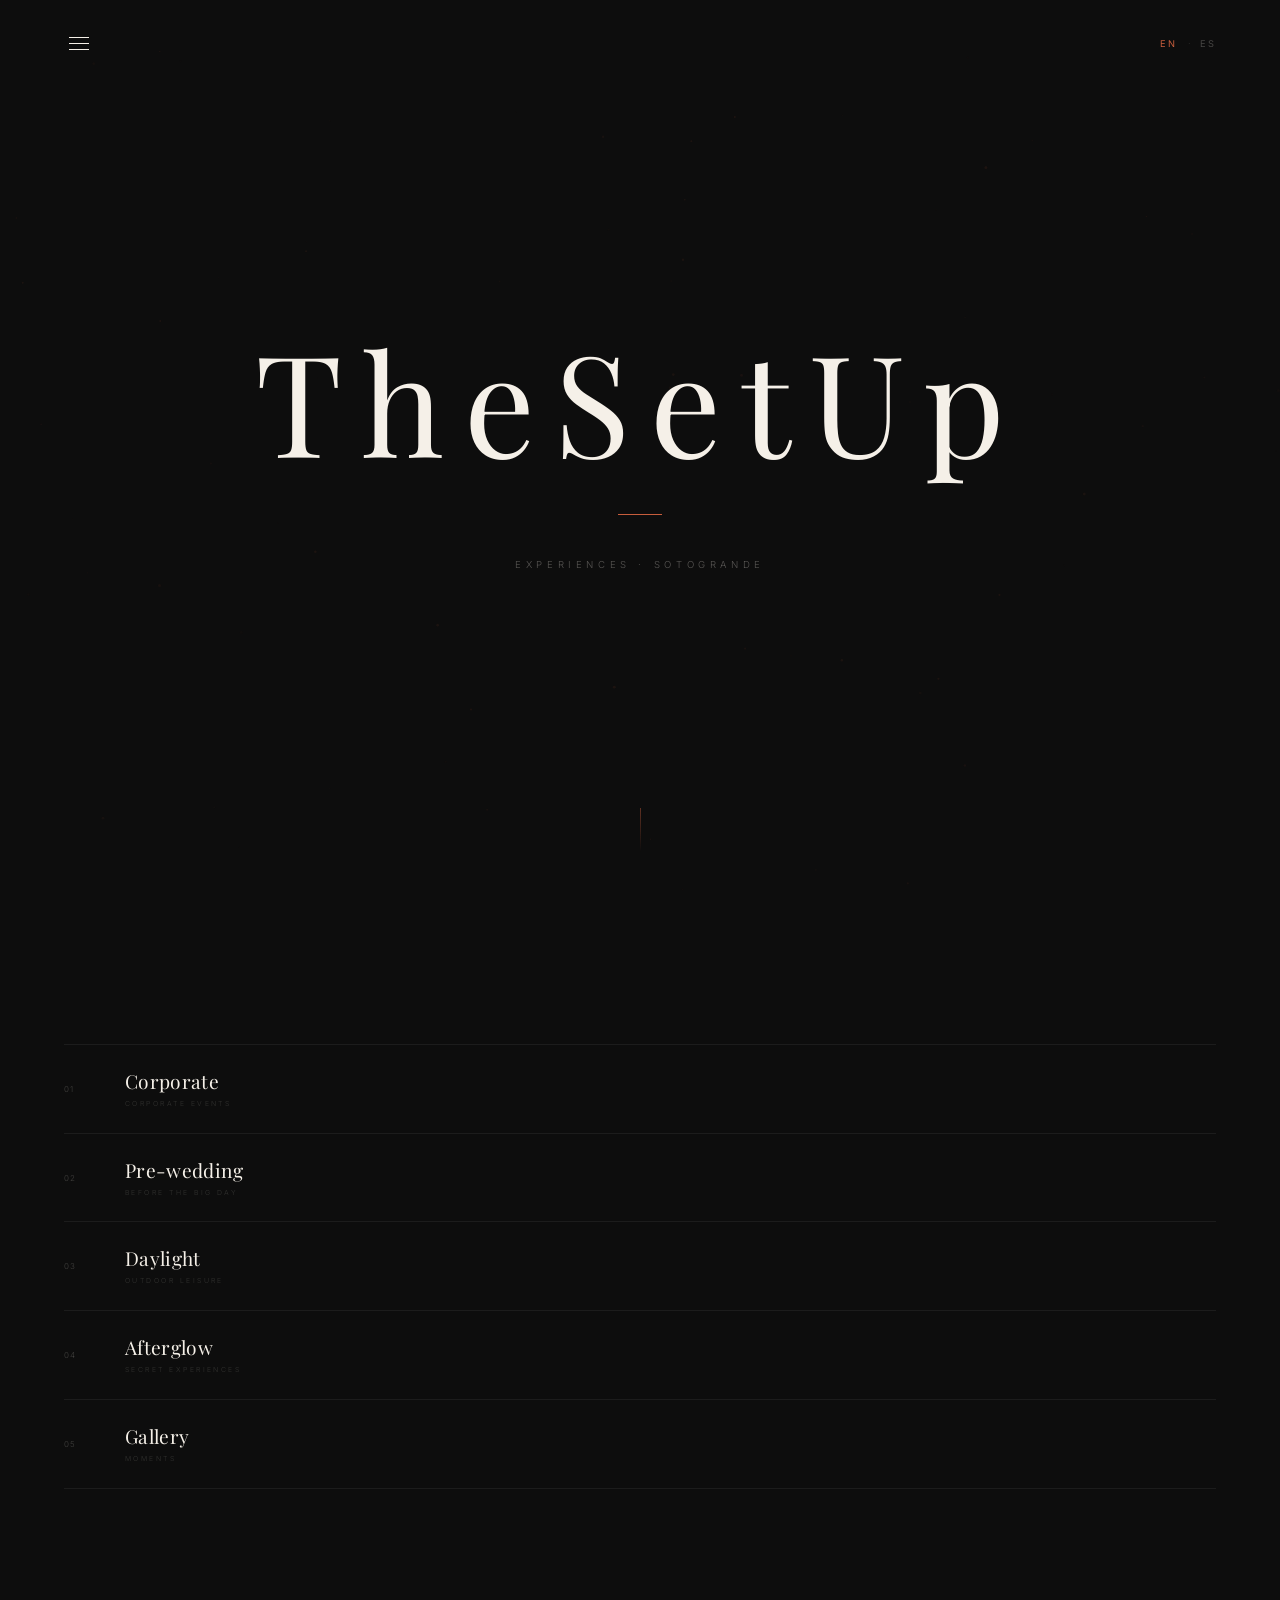
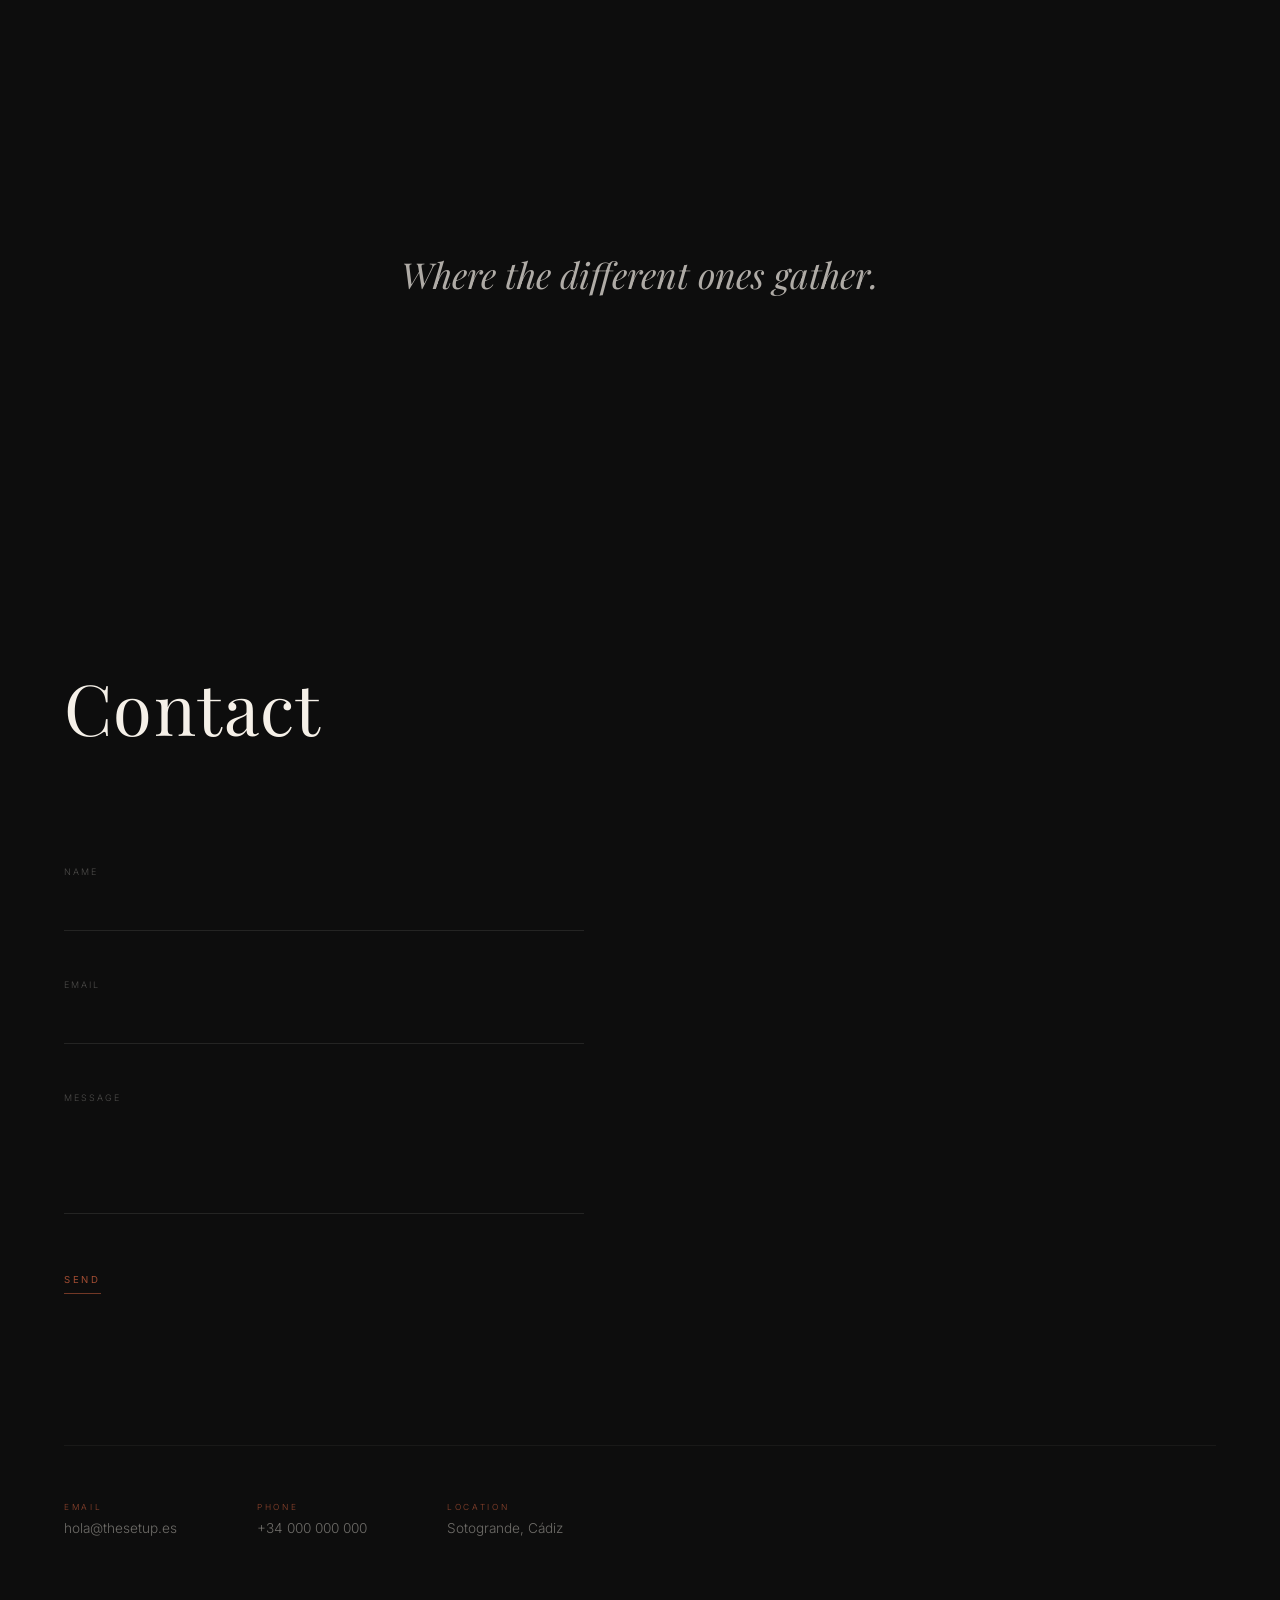
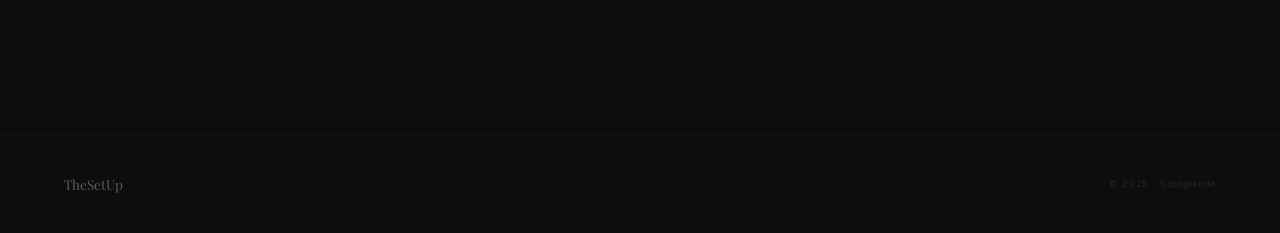
<file: index.html>
<!DOCTYPE html>
<html lang="en">
<head>
  <meta charset="UTF-8">
  <meta name="viewport" content="width=device-width, initial-scale=1.0">
  <title>TheSetUp · Sotogrande</title>
  <meta name="description" content="Creative experiences studio. Sotogrande.">
  <link rel="preconnect" href="https://fonts.googleapis.com">
  <link rel="preconnect" href="https://fonts.gstatic.com" crossorigin>
  <link href="https://fonts.googleapis.com/css2?family=Playfair+Display:ital,wght@0,400;0,700;0,900;1,400;1,700&family=Inter:wght@300;400&display=swap" rel="stylesheet">
  <link rel="stylesheet" href="styles.css">

  <style>
    /* ── HERO ─────────────────────────────────────────── */
    #hero {
      height: 100svh;
      display: flex;
      flex-direction: column;
      align-items: center;
      justify-content: center;
      text-align: center;
      padding: 0 5vw;
      position: relative;
    }

    .hero-title {
      font-family: 'Playfair Display', serif;
      font-size: clamp(4rem, 11vw, 14rem);
      font-weight: 400;
      letter-spacing: .14em;
      line-height: 1;
      opacity: 0;
      animation: fadeIn 2s .3s ease forwards;
    }

    .hero-rule {
      width: 44px;
      height: 1px;
      background: var(--tc);
      margin: 2.75rem auto;
      opacity: 0;
      animation: fadeIn 1s .9s ease forwards;
    }

    .hero-sub {
      font-size: .6rem;
      letter-spacing: .48em;
      text-transform: uppercase;
      color: rgba(245,240,232,.32);
      opacity: 0;
      animation: fadeIn 1s 1.25s ease forwards;
    }

    .scroll-cue {
      position: absolute;
      bottom: 3rem;
      left: 50%;
      transform: translateX(-50%);
      display: flex;
      flex-direction: column;
      align-items: center;
      gap: .4rem;
      opacity: 0;
      animation: fadeIn .8s 2.2s ease forwards;
    }

    .scroll-cue-line {
      width: 1px;
      height: 44px;
      background: linear-gradient(to bottom, rgba(199,93,60,.45), transparent);
      animation: pulse 2.8s ease infinite;
    }

    /* ── DOORS LIST ───────────────────────────────────── */
    #doors {
      padding: 16vh 5vw 18vh;
      position: relative;
      z-index: 1;
    }

    .doors-list {
      border-bottom: 1px solid #1c1c1c;
    }

    .door {
      display: flex;
      align-items: center;
      gap: 1.8rem;
      padding: 1.55rem 0;
      text-decoration: none;
      border-top: 1px solid #1c1c1c;
      transition: transform .4s ease;
    }

    .door:hover,
    .door:focus-visible { transform: translateX(8px); }

    .door-n {
      flex: 0 0 2rem;
      font-family: 'Inter', sans-serif;
      font-size: .5rem;
      letter-spacing: .18em;
      color: rgba(245,240,232,.22);
      font-weight: 300;
      transition: color .4s ease;
    }

    .door-body { flex: 1; min-width: 0; }

    .door-title {
      font-family: 'Playfair Display', serif;
      font-size: 1.2rem;
      font-weight: 400;
      color: var(--fg);
      letter-spacing: .02em;
      line-height: 1.2;
      display: block;
      transition: color .4s ease;
    }

    .door-sub {
      display: block;
      margin-top: .38rem;
      font-family: 'Inter', sans-serif;
      font-size: .43rem;
      letter-spacing: .36em;
      text-transform: uppercase;
      color: rgba(245,240,232,.16);
      font-weight: 300;
      transition: color .4s ease;
    }

    .door-arrow {
      flex: 0 0 auto;
      font-size: .85rem;
      color: var(--tc);
      opacity: 0;
      transform: translateX(-6px);
      transition: opacity .4s ease, transform .4s ease;
    }

    .door:hover .door-n,
    .door:focus-visible .door-n { color: var(--tc); }

    .door:hover .door-title,
    .door:focus-visible .door-title { color: var(--tc); }

    .door:hover .door-sub,
    .door:focus-visible .door-sub { color: rgba(199,93,60,.62); }

    .door:hover .door-arrow,
    .door:focus-visible .door-arrow { opacity: 1; transform: translateX(0); }

    .door:focus-visible {
      outline: 1px solid rgba(199,93,60,.2);
      outline-offset: 4px;
    }

    @media (max-width: 640px) {
      #doors { padding: 12vh 5vw 14vh; }
      .door  { padding: 1.3rem 0; gap: 1.2rem; }
    }
  </style>
</head>
<body>

<canvas id="cvs" aria-hidden="true"></canvas>

<!-- ── HEADER ──────────────────────────────────────────── -->
<header>
  <button class="nav-toggle" id="navToggle" aria-label="Menu" aria-expanded="false" aria-controls="sideNav">
    <span class="burger-bar"></span>
    <span class="burger-bar"></span>
    <span class="burger-bar"></span>
  </button>
  <a href="index.html" class="wordmark" id="wm" style="opacity:0" aria-label="TheSetUp — inicio">TheSetUp</a>
  <nav class="lang" aria-label="Language / Idioma">
    <button class="lang-btn on" data-lang="en" aria-label="Switch to English" aria-pressed="true">EN</button>
    <span class="lang-sep" aria-hidden="true">·</span>
    <button class="lang-btn" data-lang="es" aria-label="Cambiar a español" aria-pressed="false">ES</button>
  </nav>
</header>

<!-- ── NAV SCRIM + SIDE PANEL ──────────────────────────── -->
<div class="nav-scrim" id="navScrim" aria-hidden="true"></div>
<nav class="side-nav" id="sideNav" aria-label="Main navigation" aria-hidden="true">
  <ul class="snav-list">
    <li class="snav-item">
      <a href="corporativo.html" class="snav-link">
        <span class="snav-n" aria-hidden="true">01</span>
        <span class="snav-title" data-en="Corporate" data-es="Corporativo">Corporate</span>
      </a>
    </li>
    <li class="snav-item">
      <a href="prebodas.html" class="snav-link">
        <span class="snav-n" aria-hidden="true">02</span>
        <span class="snav-title" data-en="Pre-wedding" data-es="Pre bodas">Pre-wedding</span>
      </a>
    </li>
    <li class="snav-item">
      <a href="daylight.html" class="snav-link">
        <span class="snav-n" aria-hidden="true">03</span>
        <span class="snav-title">Daylight</span>
      </a>
    </li>
    <li class="snav-item">
      <a href="afterglow.html" class="snav-link">
        <span class="snav-n" aria-hidden="true">04</span>
        <span class="snav-title">Afterglow</span>
      </a>
    </li>
    <li class="snav-item">
      <a href="galeria.html" class="snav-link">
        <span class="snav-n" aria-hidden="true">05</span>
        <span class="snav-title" data-en="Gallery" data-es="Galería">Gallery</span>
      </a>
    </li>
  </ul>
  <div class="snav-footer">
    <a href="index.html" class="snav-foot-link" data-en="Home" data-es="Inicio">Home</a>
    <span class="snav-foot-sep" aria-hidden="true">·</span>
    <a href="index.html#contact" class="snav-foot-link" data-en="Contact" data-es="Contacto">Contact</a>
  </div>
</nav>

<!-- ── HERO ────────────────────────────────────────────── -->
<section id="hero" aria-label="TheSetUp">
  <h1 class="hero-title">TheSetUp</h1>
  <div class="hero-rule" aria-hidden="true"></div>
  <p class="hero-sub"
     data-en="Experiences · Sotogrande"
     data-es="Experiencias · Sotogrande">Experiences · Sotogrande</p>
  <div class="scroll-cue" aria-hidden="true">
    <div class="scroll-cue-line"></div>
  </div>
</section>

<!-- ── DOORS ───────────────────────────────────────────── -->
<section id="doors" aria-label="Experiencias">
  <div class="doors-list">

    <a href="corporativo.html" class="door rv">
      <span class="door-n" aria-hidden="true">01</span>
      <div class="door-body">
        <span class="door-title"
              data-en="Corporate"
              data-es="Corporativo">Corporate</span>
        <span class="door-sub"
              data-en="Corporate events"
              data-es="Eventos de empresa">Corporate events</span>
      </div>
      <span class="door-arrow" aria-hidden="true">→</span>
    </a>

    <a href="prebodas.html" class="door rv d1">
      <span class="door-n" aria-hidden="true">02</span>
      <div class="door-body">
        <span class="door-title"
              data-en="Pre-wedding"
              data-es="Pre bodas">Pre-wedding</span>
        <span class="door-sub"
              data-en="Before the big day"
              data-es="Antes del gran día">Before the big day</span>
      </div>
      <span class="door-arrow" aria-hidden="true">→</span>
    </a>

    <a href="daylight.html" class="door rv d2">
      <span class="door-n" aria-hidden="true">03</span>
      <div class="door-body">
        <span class="door-title">Daylight</span>
        <span class="door-sub"
              data-en="Outdoor leisure"
              data-es="Ocio al aire libre">Outdoor leisure</span>
      </div>
      <span class="door-arrow" aria-hidden="true">→</span>
    </a>

    <a href="afterglow.html" class="door rv d3">
      <span class="door-n" aria-hidden="true">04</span>
      <div class="door-body">
        <span class="door-title">Afterglow</span>
        <span class="door-sub"
              data-en="Secret experiences"
              data-es="Experiencias secretas">Secret experiences</span>
      </div>
      <span class="door-arrow" aria-hidden="true">→</span>
    </a>

    <a href="galeria.html" class="door rv d4">
      <span class="door-n" aria-hidden="true">05</span>
      <div class="door-body">
        <span class="door-title"
              data-en="Gallery"
              data-es="Galería">Gallery</span>
        <span class="door-sub"
              data-en="Moments"
              data-es="Momentos">Moments</span>
      </div>
      <span class="door-arrow" aria-hidden="true">→</span>
    </a>

  </div>
</section>

<!-- ── SOTOGRANDE ──────────────────────────────────────── -->
<section id="sotogrande" aria-label="Sotogrande">
  <p class="soto-phrase rv"
     data-en="Where the different ones gather."
     data-es="Donde se reúnen los que buscan algo distinto.">
    Where the different ones gather.
  </p>
</section>

<!-- ── CONTACT ─────────────────────────────────────────── -->
<section id="contact">
  <h2 class="contact-h rv"
      data-en="Contact"
      data-es="Contacto">Contact</h2>

  <form class="cform rv d1" id="cform" novalidate aria-label="Contact form">
    <div class="fg">
      <label for="f-name" data-en="Name" data-es="Nombre">Name</label>
      <input type="text" id="f-name" name="name" autocomplete="name" required aria-required="true">
    </div>
    <div class="fg">
      <label for="f-email">Email</label>
      <input type="email" id="f-email" name="email" autocomplete="email" required aria-required="true">
    </div>
    <div class="fg">
      <label for="f-msg" data-en="Message" data-es="Mensaje">Message</label>
      <textarea id="f-msg" name="message" required aria-required="true"></textarea>
    </div>
    <button type="submit" class="send-btn"
            data-en="Send" data-es="Enviar">Send</button>
    <p id="form-msg" role="status" aria-live="polite"></p>
  </form>

  <div class="contact-info rv d2">
    <div class="ci">
      <span class="ci-label">Email</span>
      <span class="ci-val">hola@thesetup.es</span>
    </div>
    <div class="ci">
      <span class="ci-label" data-en="Phone" data-es="Teléfono">Phone</span>
      <span class="ci-val">+34 000 000 000</span>
    </div>
    <div class="ci">
      <span class="ci-label" data-en="Location" data-es="Sede">Location</span>
      <span class="ci-val">Sotogrande, Cádiz</span>
    </div>
  </div>
</section>

<!-- ── FOOTER ──────────────────────────────────────────── -->
<footer>
  <span class="ft-w">TheSetUp</span>
  <span class="ft-c">© 2025 · Sotogrande</span>
</footer>


<script>
'use strict';

/* ══════════════════════════════════════════════════
   LANGUAGE SYSTEM
══════════════════════════════════════════════════ */
const LANGS = ['en', 'es'];
const FMSGS = {
  ok:   { en: "Message sent. We'll be in touch.",  es: 'Mensaje enviado. Nos ponemos en contacto pronto.' },
  miss: { en: 'Please fill in all fields.',        es: 'Por favor, completa todos los campos.' }
};

let lang = localStorage.getItem('tsu-lang') || 'en';
if (!LANGS.includes(lang)) lang = 'en';

function applyLang(l) {
  lang = l;
  document.documentElement.lang = l;
  localStorage.setItem('tsu-lang', l);
  document.querySelectorAll('[data-en]').forEach(el => { el.textContent = el.dataset[l]; });
  document.querySelectorAll('.lang-btn').forEach(btn => {
    const active = btn.dataset.lang === l;
    btn.classList.toggle('on', active);
    btn.setAttribute('aria-pressed', active.toString());
  });
}

applyLang(lang);

document.querySelectorAll('.lang-btn').forEach(btn => {
  btn.addEventListener('click', () => applyLang(btn.dataset.lang));
});

/* ══════════════════════════════════════════════════
   PARTICLES
══════════════════════════════════════════════════ */
(function particles() {
  if (window.matchMedia('(prefers-reduced-motion: reduce)').matches) return;
  const cvs = document.getElementById('cvs');
  const ctx = cvs.getContext('2d');
  const mob = window.innerWidth < 640;
  const N   = mob ? 24 : 72;
  const CD  = 100;
  let W, H, sp = 0, pmx = null, pmy = null;
  const pts = [];

  function resize() { W = cvs.width = window.innerWidth; H = cvs.height = window.innerHeight; }
  resize();
  window.addEventListener('resize', resize, { passive: true });
  document.addEventListener('mousemove', e => { pmx = e.clientX; pmy = e.clientY; }, { passive: true });

  for (let i = 0; i < N; i++) {
    const vx = (Math.random() - .5) * .22, vy = (Math.random() - .5) * .22;
    pts.push({ x: Math.random()*W, y: Math.random()*H, r: Math.random()*1.3+.3,
               vx, vy, bvx: vx, bvy: vy, maxA: Math.random()*.35+.05, a: 0 });
  }

  function frame() {
    ctx.clearRect(0, 0, W, H);
    for (const p of pts) {
      if (pmx !== null) {
        const dx = pmx - p.x, dy = pmy - p.y, d2 = dx*dx + dy*dy;
        if (d2 < 12100) { const f = (1 - Math.sqrt(d2)/110) * .0032; p.vx -= dx*f; p.vy -= dy*f; }
      }
      p.vx += (p.bvx - p.vx) * .04; p.vy += (p.bvy - p.vy) * .04;
      p.x  += p.vx; p.y += p.vy;
      if (p.x < 0) p.x = W; else if (p.x > W) p.x = 0;
      if (p.y < 0) p.y = H; else if (p.y > H) p.y = 0;
      const tgt = p.maxA * Math.max(.02, sp * 1.35);
      p.a += (Math.min(tgt, p.maxA) - p.a) * .02;
      ctx.beginPath(); ctx.arc(p.x, p.y, p.r, 0, 6.2832);
      ctx.fillStyle = `rgba(199,93,60,${p.a})`; ctx.fill();
    }
    if (!mob) {
      for (let i = 0; i < pts.length; i++) {
        for (let j = i+1; j < pts.length; j++) {
          const dx = pts[i].x-pts[j].x, dy = pts[i].y-pts[j].y, d = Math.sqrt(dx*dx+dy*dy);
          if (d < CD) {
            const a = (1 - d/CD) * .055 * sp;
            if (a < .003) continue;
            ctx.beginPath(); ctx.moveTo(pts[i].x, pts[i].y); ctx.lineTo(pts[j].x, pts[j].y);
            ctx.strokeStyle = `rgba(199,93,60,${a})`; ctx.lineWidth = .4; ctx.stroke();
          }
        }
      }
    }
    requestAnimationFrame(frame);
  }
  frame();
  window._pScroll = v => { sp = v; };
})();

/* ══════════════════════════════════════════════════
   SCROLL — progress, warmth, wordmark reveal
══════════════════════════════════════════════════ */
const wm   = document.getElementById('wm');
const hero = document.getElementById('hero');
let raf    = false;

function onScroll() {
  if (raf) return;
  raf = true;
  requestAnimationFrame(() => {
    const maxH = document.documentElement.scrollHeight - window.innerHeight;
    const prog = maxH > 0 ? Math.min(window.scrollY / maxH, 1) : 0;
    document.documentElement.style.setProperty('--s', prog);
    const w = Math.round(prog * 9);
    document.body.style.backgroundColor = `rgb(${13+w},${13+Math.round(w*.45)},13)`;
    if (window._pScroll) window._pScroll(prog);
    if (wm && hero) {
      const threshold = hero.offsetHeight * .72;
      wm.style.opacity = window.scrollY > threshold ? '1' : '0';
    }
    raf = false;
  });
}

window.addEventListener('scroll', onScroll, { passive: true });
onScroll();

/* ══════════════════════════════════════════════════
   SCROLL REVEAL
══════════════════════════════════════════════════ */
if (!window.matchMedia('(prefers-reduced-motion: reduce)').matches) {
  const obs = new IntersectionObserver(entries => {
    entries.forEach(e => { if (e.isIntersecting) { e.target.classList.add('on'); obs.unobserve(e.target); } });
  }, { threshold: .1 });
  document.querySelectorAll('.rv').forEach(el => obs.observe(el));
} else {
  document.querySelectorAll('.rv').forEach(el => el.classList.add('on'));
}

/* ══════════════════════════════════════════════════
   FORM
══════════════════════════════════════════════════ */
const form = document.getElementById('cform');
const fmsg = document.getElementById('form-msg');

if (form && fmsg) {
  form.addEventListener('submit', e => {
    e.preventDefault();
    const filled = ['f-name','f-email','f-msg'].every(id => document.getElementById(id).value.trim().length > 0);
    const m = filled ? FMSGS.ok[lang] : FMSGS.miss[lang];
    fmsg.textContent = m;
    fmsg.style.opacity = '1';
    if (filled) form.reset();
    clearTimeout(form._t);
    form._t = setTimeout(() => { fmsg.style.opacity = '0'; }, 5500);
  });
}

/* ══ SIDE NAV ══════════════════════════════════════════ */
(function() {
  const toggle = document.getElementById('navToggle');
  const panel  = document.getElementById('sideNav');
  const scrim  = document.getElementById('navScrim');
  let navOpen  = false;

  function openNav() {
    navOpen = true;
    panel.classList.add('open');
    scrim.classList.add('open');
    toggle.setAttribute('aria-expanded', 'true');
    panel.setAttribute('aria-hidden', 'false');
    document.body.style.overflow = 'hidden';
  }
  function closeNav() {
    navOpen = false;
    panel.classList.remove('open');
    scrim.classList.remove('open');
    toggle.setAttribute('aria-expanded', 'false');
    panel.setAttribute('aria-hidden', 'true');
    document.body.style.overflow = '';
  }
  toggle.addEventListener('click', () => navOpen ? closeNav() : openNav());
  scrim.addEventListener('click', closeNav);
  document.addEventListener('keydown', e => { if (e.key === 'Escape' && navOpen) closeNav(); });
})();
</script>
</body>
</html>
</file>
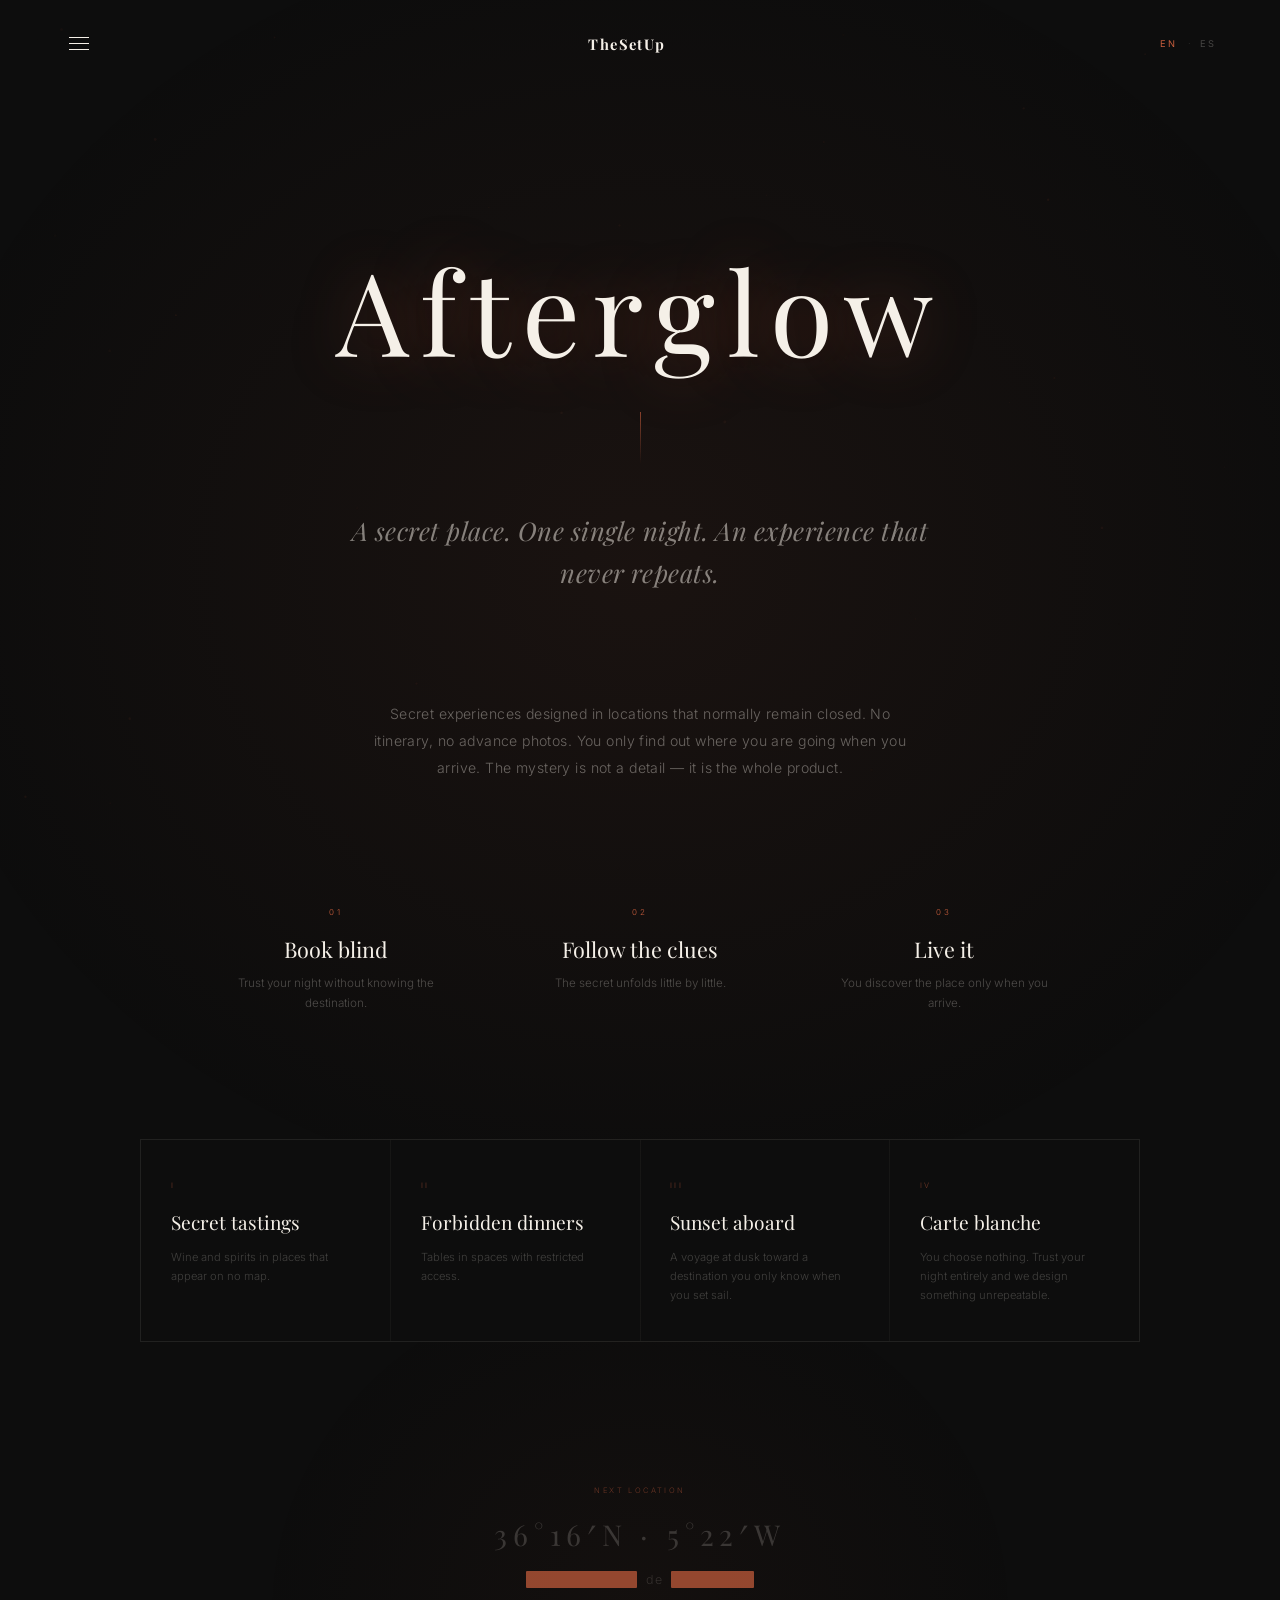
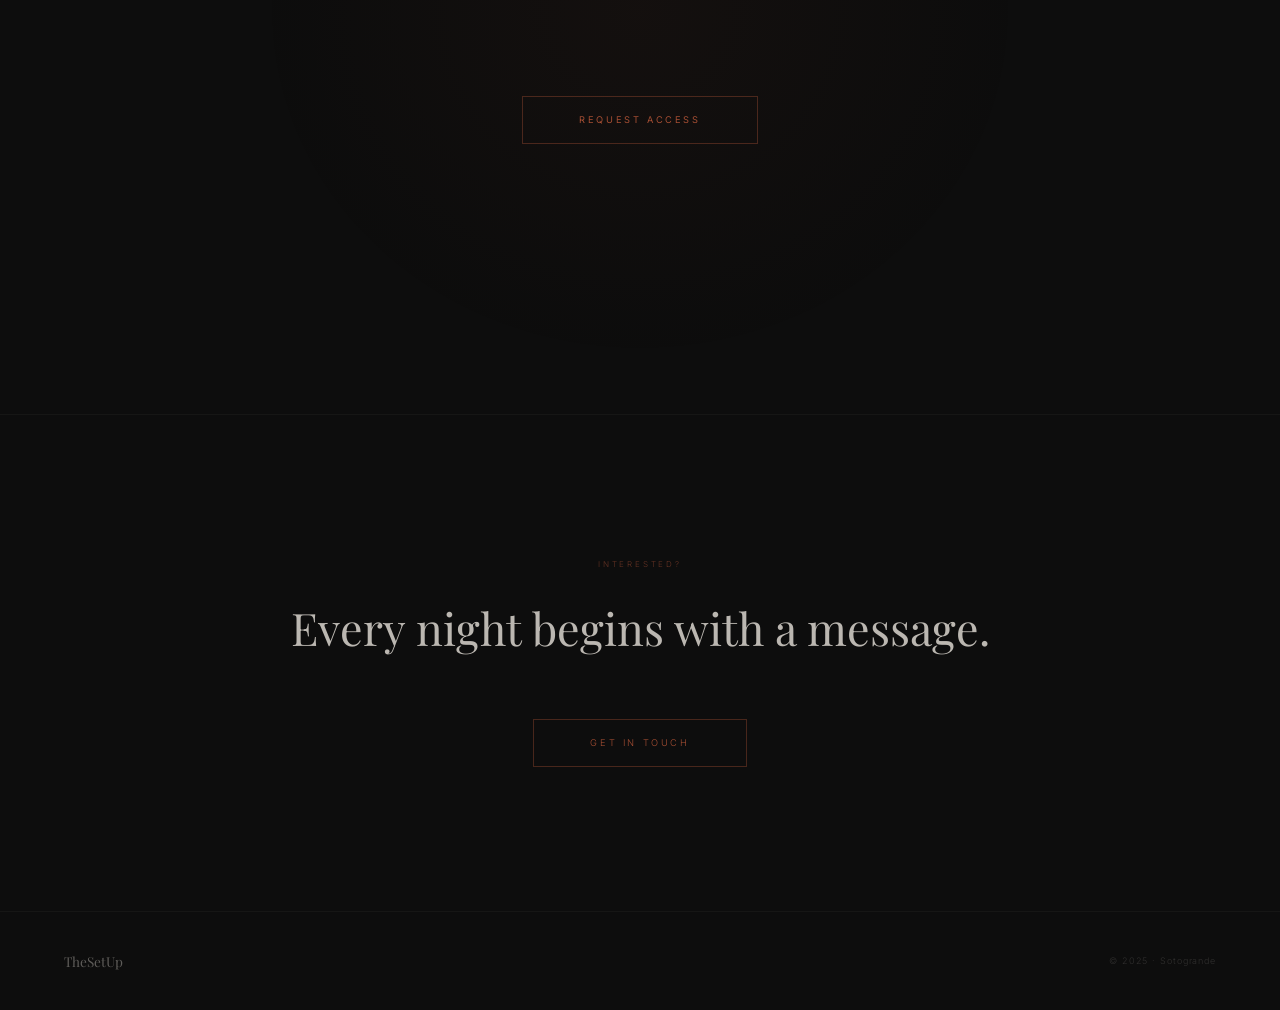
<file: afterglow.html>
<!DOCTYPE html>
<html lang="en">
<head>
  <meta charset="UTF-8">
  <meta name="viewport" content="width=device-width, initial-scale=1.0">
  <title>Afterglow · TheSetUp</title>
  <meta name="description" content="Afterglow — experiencias secretas en Sotogrande. TheSetUp.">
  <link rel="preconnect" href="https://fonts.googleapis.com">
  <link rel="preconnect" href="https://fonts.gstatic.com" crossorigin>
  <link href="https://fonts.googleapis.com/css2?family=Playfair+Display:ital,wght@0,400;0,700;0,900;1,400;1,700&family=Inter:wght@300;400&display=swap" rel="stylesheet">
  <link rel="stylesheet" href="styles.css">

  <style>
    /* ── AFTERGLOW PAGE ───────────────────────────────── */
    #afterglow {
      position: relative;
      padding: 28vh 5vw 30vh;
      overflow: hidden;
      text-align: center;
      isolation: isolate;
    }

    #afterglow::before {
      content: '';
      position: absolute;
      inset: 0;
      background:
        radial-gradient(ellipse 90% 50% at 50% 28%, rgba(199,93,60,.07), transparent 65%),
        radial-gradient(ellipse 55% 32% at 50% 80%, rgba(199,93,60,.04), transparent 55%);
      pointer-events: none;
      z-index: -1;
    }

    .ag-title {
      font-family: 'Playfair Display', serif;
      font-size: clamp(3.5rem, 9vw, 11rem);
      font-weight: 400;
      letter-spacing: .1em;
      line-height: 1;
      text-shadow:
        0 0 60px rgba(199,93,60,.38),
        0 0 120px rgba(199,93,60,.12);
    }

    .ag-rule {
      width: 1px;
      height: 52px;
      background: linear-gradient(to bottom, rgba(199,93,60,.65), transparent);
      margin: 2.8rem auto;
    }

    .ag-tagline {
      font-family: 'Playfair Display', serif;
      font-size: clamp(1rem, 2.2vw, 1.6rem);
      font-weight: 400;
      font-style: italic;
      color: rgba(245,240,232,.5);
      line-height: 1.65;
      max-width: 600px;
      margin: 0 auto;
      letter-spacing: .02em;
    }

    .ag-concept {
      max-width: 540px;
      margin: 12vh auto 0;
    }

    .ag-concept p {
      font-size: .88rem;
      color: rgba(245,240,232,.38);
      line-height: 1.9;
      letter-spacing: .03em;
    }

    .ag-steps {
      display: flex;
      justify-content: center;
      gap: clamp(2rem, 5vw, 5rem);
      margin: 14vh auto 0;
      max-width: 860px;
    }

    .ag-step { flex: 1; min-width: 170px; max-width: 240px; }

    .ag-step-n {
      display: block;
      font-size: .5rem;
      letter-spacing: .35em;
      color: var(--tc);
      margin-bottom: 1.1rem;
    }

    .ag-step-h {
      font-family: 'Playfair Display', serif;
      font-size: clamp(1.05rem, 1.8vw, 1.35rem);
      font-weight: 400;
      color: var(--fg);
      margin-bottom: .7rem;
    }

    .ag-step-note {
      font-size: .73rem;
      color: rgba(245,240,232,.27);
      line-height: 1.65;
    }

    .ag-modalities {
      display: grid;
      grid-template-columns: repeat(4, 1fr);
      gap: 1px;
      max-width: 1000px;
      margin: 14vh auto 0;
      background: rgba(245,240,232,.04);
      border: 1px solid rgba(245,240,232,.05);
    }

    .ag-card {
      background: var(--bg);
      padding: 2.5rem 1.8rem 2.2rem;
      cursor: pointer;
      text-align: left;
      border: 1px solid transparent;
      outline: none;
      transition: border-color .45s ease, box-shadow .45s ease, background .45s ease;
      position: relative;
    }

    .ag-card:hover,
    .ag-card:focus-visible {
      background: rgba(199,93,60,.025);
      border-color: rgba(199,93,60,.4);
      box-shadow: 0 0 28px rgba(199,93,60,.09), inset 0 0 20px rgba(199,93,60,.04);
      z-index: 1;
    }

    .ag-card.ag-selected {
      background: rgba(199,93,60,.04);
      border-color: var(--tc);
      box-shadow: 0 0 40px rgba(199,93,60,.16), inset 0 0 26px rgba(199,93,60,.06);
      z-index: 2;
    }

    .ag-card-n {
      display: block;
      font-size: .47rem;
      letter-spacing: .28em;
      color: rgba(199,93,60,.55);
      margin-bottom: 1.3rem;
    }

    .ag-card-h {
      font-family: 'Playfair Display', serif;
      font-size: clamp(.95rem, 1.5vw, 1.2rem);
      font-weight: 400;
      color: var(--fg);
      line-height: 1.2;
      margin-bottom: .9rem;
    }

    .ag-card-desc {
      font-size: .7rem;
      color: rgba(245,240,232,.22);
      line-height: 1.7;
      transition: color .35s ease;
    }

    .ag-card:hover .ag-card-desc,
    .ag-card.ag-selected .ag-card-desc { color: rgba(245,240,232,.44); }

    .ag-secret {
      margin: 16vh auto 0;
      max-width: 480px;
    }

    .ag-secret-label {
      font-size: .47rem;
      letter-spacing: .32em;
      text-transform: uppercase;
      color: rgba(199,93,60,.48);
      margin-bottom: 1.25rem;
    }

    .ag-coords {
      font-family: 'Playfair Display', serif;
      font-size: clamp(1.1rem, 2.5vw, 1.8rem);
      font-weight: 400;
      letter-spacing: .2em;
      color: rgba(245,240,232,.18);
      margin-bottom: 1.1rem;
    }

    .ag-redact-line {
      display: flex;
      justify-content: center;
      align-items: center;
      gap: .55rem;
      flex-wrap: wrap;
      font-size: .78rem;
      color: rgba(245,240,232,.14);
      letter-spacing: .06em;
    }

    .ag-redact {
      display: inline-block;
      background: rgba(199,93,60,.72);
      color: transparent;
      border-radius: 1px;
      padding: .08em .22em;
      user-select: none;
    }

    .ag-cta { margin-top: 12vh; }

    .ag-btn {
      background: none;
      border: 1px solid rgba(199,93,60,.32);
      color: rgba(199,93,60,.82);
      font-family: 'Inter', sans-serif;
      font-size: .58rem;
      font-weight: 400;
      letter-spacing: .28em;
      text-transform: uppercase;
      padding: 1.1rem 3.5rem;
      cursor: pointer;
      transition: border-color .35s ease, color .35s ease, box-shadow .35s ease;
    }

    .ag-btn:hover {
      border-color: rgba(199,93,60,.72);
      color: var(--fg);
      box-shadow: 0 0 22px rgba(199,93,60,.14);
    }

    .ag-btn:focus-visible {
      outline: 1px solid rgba(199,93,60,.5);
      outline-offset: 6px;
    }

    /* Afterglow reveal animations */
    .ag-rv {
      opacity: 0;
      transform: translateY(16px);
      transition: opacity 1.4s ease, transform 1.4s ease;
    }
    .ag-rv.on { opacity: 1; transform: translateY(0); }
    .ag-rv.d1 { transition-delay: .15s; }
    .ag-rv.d2 { transition-delay: .32s; }
    .ag-rv.d3 { transition-delay: .5s; }
    .ag-rv.d4 { transition-delay: .68s; }

    .ag-entry-rv {
      opacity: 0;
      transform: scale(.985);
      filter: blur(6px);
      transition: opacity 2.2s ease, transform 2.2s ease, filter 2s ease;
    }
    .ag-entry-rv.on { opacity: 1; transform: scale(1); filter: blur(0); }

    @media (max-width: 900px) {
      .ag-modalities { grid-template-columns: repeat(2, 1fr); }
    }

    @media (max-width: 640px) {
      #afterglow { padding: 20vh 5vw 22vh; }
      .ag-modalities { grid-template-columns: 1fr; max-width: 100%; }
      .ag-steps { flex-direction: column; align-items: center; gap: 3.5rem; }
      .ag-step { min-width: 0; max-width: 340px; width: 100%; }
    }
  </style>
</head>
<body>

<canvas id="cvs" aria-hidden="true"></canvas>

<!-- ── HEADER ──────────────────────────────────────────── -->
<header>
  <button class="nav-toggle" id="navToggle" aria-label="Menu" aria-expanded="false" aria-controls="sideNav">
    <span class="burger-bar"></span>
    <span class="burger-bar"></span>
    <span class="burger-bar"></span>
  </button>
  <a href="index.html" class="wordmark" style="opacity:1" aria-label="TheSetUp — volver al inicio">TheSetUp</a>
  <nav class="lang" aria-label="Language / Idioma">
    <button class="lang-btn on" data-lang="en" aria-label="Switch to English" aria-pressed="true">EN</button>
    <span class="lang-sep" aria-hidden="true">·</span>
    <button class="lang-btn" data-lang="es" aria-label="Cambiar a español" aria-pressed="false">ES</button>
  </nav>
</header>

<!-- ── NAV SCRIM + SIDE PANEL ──────────────────────────── -->
<div class="nav-scrim" id="navScrim" aria-hidden="true"></div>
<nav class="side-nav" id="sideNav" aria-label="Main navigation" aria-hidden="true">
  <ul class="snav-list">
    <li class="snav-item">
      <a href="corporativo.html" class="snav-link">
        <span class="snav-n" aria-hidden="true">01</span>
        <span class="snav-title" data-en="Corporate" data-es="Corporativo">Corporate</span>
      </a>
    </li>
    <li class="snav-item">
      <a href="prebodas.html" class="snav-link">
        <span class="snav-n" aria-hidden="true">02</span>
        <span class="snav-title" data-en="Pre-wedding" data-es="Pre bodas">Pre-wedding</span>
      </a>
    </li>
    <li class="snav-item">
      <a href="daylight.html" class="snav-link">
        <span class="snav-n" aria-hidden="true">03</span>
        <span class="snav-title">Daylight</span>
      </a>
    </li>
    <li class="snav-item">
      <a href="afterglow.html" class="snav-link">
        <span class="snav-n" aria-hidden="true">04</span>
        <span class="snav-title">Afterglow</span>
      </a>
    </li>
    <li class="snav-item">
      <a href="galeria.html" class="snav-link">
        <span class="snav-n" aria-hidden="true">05</span>
        <span class="snav-title" data-en="Gallery" data-es="Galería">Gallery</span>
      </a>
    </li>
  </ul>
  <div class="snav-footer">
    <a href="index.html" class="snav-foot-link" data-en="Home" data-es="Inicio">Home</a>
    <span class="snav-foot-sep" aria-hidden="true">·</span>
    <a href="index.html#contact" class="snav-foot-link" data-en="Contact" data-es="Contacto">Contact</a>
  </div>
</nav>

<!-- ── AFTERGLOW ────────────────────────────────────────── -->
<section id="afterglow" aria-label="Afterglow">

  <!-- 1 · Entrada -->
  <div class="ag-entry-rv" id="ag-entry">
    <h1 class="ag-title">Afterglow</h1>
    <div class="ag-rule" aria-hidden="true"></div>
    <p class="ag-tagline"
       data-en="A secret place. One single night. An experience that never repeats."
       data-es="Un lugar secreto. Una sola noche. Una experiencia que no se repite.">A secret place. One single night. An experience that never repeats.</p>
  </div>

  <!-- 2 · Concepto -->
  <div class="ag-concept ag-rv d1">
    <p data-en="Secret experiences designed in locations that normally remain closed. No itinerary, no advance photos. You only find out where you are going when you arrive. The mystery is not a detail — it is the whole product."
       data-es="Experiencias diseñadas en secreto, en lugares que normalmente permanecen cerrados. Sin itinerario, sin fotos previas. Solo sabes adónde vas cuando llegas. El misterio no es un detalle — es el producto.">Secret experiences designed in locations that normally remain closed. No itinerary, no advance photos. You only find out where you are going when you arrive. The mystery is not a detail — it is the whole product.</p>
  </div>

  <!-- 3 · Cómo funciona -->
  <div class="ag-steps">
    <div class="ag-step ag-rv d1">
      <span class="ag-step-n" aria-hidden="true">01</span>
      <h2 class="ag-step-h" data-en="Book blind" data-es="Reservas a ciegas">Book blind</h2>
      <p class="ag-step-note"
         data-en="Trust your night without knowing the destination."
         data-es="Confías tu noche sin saber el destino.">Trust your night without knowing the destination.</p>
    </div>
    <div class="ag-step ag-rv d2">
      <span class="ag-step-n" aria-hidden="true">02</span>
      <h2 class="ag-step-h" data-en="Follow the clues" data-es="Recibes pistas">Follow the clues</h2>
      <p class="ag-step-note"
         data-en="The secret unfolds little by little."
         data-es="El secreto se desvela poco a poco.">The secret unfolds little by little.</p>
    </div>
    <div class="ag-step ag-rv d3">
      <span class="ag-step-n" aria-hidden="true">03</span>
      <h2 class="ag-step-h" data-en="Live it" data-es="Lo vives">Live it</h2>
      <p class="ag-step-note"
         data-en="You discover the place only when you arrive."
         data-es="Descubres el lugar solo al llegar.">You discover the place only when you arrive.</p>
    </div>
  </div>

  <!-- 4 · Modalidades -->
  <div class="ag-modalities ag-rv d2" role="group" aria-label="Afterglow modalities">
    <article class="ag-card" tabindex="0"
             data-modality-en="Secret tastings" data-modality-es="Catas secretas">
      <span class="ag-card-n" aria-hidden="true">I</span>
      <h3 class="ag-card-h" data-en="Secret tastings" data-es="Catas secretas">Secret tastings</h3>
      <p class="ag-card-desc"
         data-en="Wine and spirits in places that appear on no map."
         data-es="Vino y destilados en lugares que no aparecen en ningún mapa.">Wine and spirits in places that appear on no map.</p>
    </article>
    <article class="ag-card" tabindex="0"
             data-modality-en="Forbidden dinners" data-modality-es="Cenas prohibidas">
      <span class="ag-card-n" aria-hidden="true">II</span>
      <h3 class="ag-card-h" data-en="Forbidden dinners" data-es="Cenas prohibidas">Forbidden dinners</h3>
      <p class="ag-card-desc"
         data-en="Tables in spaces with restricted access."
         data-es="Mesas en espacios de acceso restringido.">Tables in spaces with restricted access.</p>
    </article>
    <article class="ag-card" tabindex="0"
             data-modality-en="Sunset aboard" data-modality-es="Sunset a bordo">
      <span class="ag-card-n" aria-hidden="true">III</span>
      <h3 class="ag-card-h" data-en="Sunset aboard" data-es="Sunset a bordo">Sunset aboard</h3>
      <p class="ag-card-desc"
         data-en="A voyage at dusk toward a destination you only know when you set sail."
         data-es="Una travesía al atardecer hacia un destino que solo conoces al zarpar.">A voyage at dusk toward a destination you only know when you set sail.</p>
    </article>
    <article class="ag-card" tabindex="0"
             data-modality-en="Carte blanche" data-modality-es="Carta blanca">
      <span class="ag-card-n" aria-hidden="true">IV</span>
      <h3 class="ag-card-h" data-en="Carte blanche" data-es="Carta blanca">Carte blanche</h3>
      <p class="ag-card-desc"
         data-en="You choose nothing. Trust your night entirely and we design something unrepeatable."
         data-es="No eliges formato; confías tu noche por completo y diseñamos algo irrepetible.">You choose nothing. Trust your night entirely and we design something unrepeatable.</p>
    </article>
  </div>

  <!-- 5 · Localización censurada -->
  <div class="ag-secret ag-rv d3">
    <p class="ag-secret-label"
       data-en="Next location"
       data-es="Próxima localización">Next location</p>
    <p class="ag-coords" aria-label="Hidden coordinates">36°16′N · 5°22′W</p>
    <p class="ag-redact-line" aria-hidden="true">
      <span class="ag-redact">███████████</span>
      <span>de</span>
      <span class="ag-redact">████████</span>
    </p>
  </div>

  <!-- 6 · CTA -->
  <div class="ag-cta ag-rv d4">
    <button class="ag-btn" id="ag-access-btn"
            data-en="Request access"
            data-es="Solicita acceso">Request access</button>
  </div>

</section>

<!-- ── CONTACT CTA ──────────────────────────────────────── -->
<section class="contact-cta" aria-label="Contacto">
  <span class="cta-eyebrow"
        data-en="Interested?"
        data-es="¿Interesado?">Interested?</span>
  <p class="cta-h rv"
     data-en="Every night begins with a message."
     data-es="Cada noche empieza con un mensaje.">Every night begins with a message.</p>
  <a href="index.html#contact" class="cta-btn rv d1"
     data-en="Get in touch"
     data-es="Escríbenos">Get in touch</a>
</section>

<!-- ── FOOTER ──────────────────────────────────────────── -->
<footer>
  <a href="index.html" class="ft-w" style="text-decoration:none">TheSetUp</a>
  <span class="ft-c">© 2025 · Sotogrande</span>
</footer>


<script>
'use strict';

/* ══ LANGUAGE ══════════════════════════════════════════ */
const LANGS = ['en', 'es'];
let lang = localStorage.getItem('tsu-lang') || 'en';
if (!LANGS.includes(lang)) lang = 'en';

function applyLang(l) {
  lang = l;
  document.documentElement.lang = l;
  localStorage.setItem('tsu-lang', l);
  document.querySelectorAll('[data-en]').forEach(el => { el.textContent = el.dataset[l]; });
  document.querySelectorAll('.lang-btn').forEach(btn => {
    const active = btn.dataset.lang === l;
    btn.classList.toggle('on', active);
    btn.setAttribute('aria-pressed', active.toString());
  });
}

applyLang(lang);
document.querySelectorAll('.lang-btn').forEach(btn => {
  btn.addEventListener('click', () => applyLang(btn.dataset.lang));
});

/* ══ PARTICLES ══════════════════════════════════════════ */
(function particles() {
  if (window.matchMedia('(prefers-reduced-motion: reduce)').matches) return;
  const cvs = document.getElementById('cvs');
  const ctx = cvs.getContext('2d');
  const mob = window.innerWidth < 640;
  const N   = mob ? 20 : 55;
  const CD  = 100;
  let W, H, sp = 0, pmx = null, pmy = null;
  const pts = [];

  function resize() { W = cvs.width = window.innerWidth; H = cvs.height = window.innerHeight; }
  resize();
  window.addEventListener('resize', resize, { passive: true });
  document.addEventListener('mousemove', e => { pmx = e.clientX; pmy = e.clientY; }, { passive: true });

  for (let i = 0; i < N; i++) {
    const vx = (Math.random() - .5) * .22, vy = (Math.random() - .5) * .22;
    pts.push({ x: Math.random()*W, y: Math.random()*H, r: Math.random()*1.3+.3,
               vx, vy, bvx: vx, bvy: vy, maxA: Math.random()*.35+.05, a: 0 });
  }

  function frame() {
    ctx.clearRect(0, 0, W, H);
    for (const p of pts) {
      if (pmx !== null) {
        const dx = pmx-p.x, dy = pmy-p.y, d2 = dx*dx+dy*dy;
        if (d2 < 12100) { const f=(1-Math.sqrt(d2)/110)*.0032; p.vx-=dx*f; p.vy-=dy*f; }
      }
      p.vx += (p.bvx-p.vx)*.04; p.vy += (p.bvy-p.vy)*.04;
      p.x += p.vx; p.y += p.vy;
      if (p.x < 0) p.x = W; else if (p.x > W) p.x = 0;
      if (p.y < 0) p.y = H; else if (p.y > H) p.y = 0;
      const tgt = p.maxA * Math.max(.08, sp * 1.6);
      p.a += (Math.min(tgt, p.maxA) - p.a) * .02;
      ctx.beginPath(); ctx.arc(p.x, p.y, p.r, 0, 6.2832);
      ctx.fillStyle = `rgba(199,93,60,${p.a})`; ctx.fill();
    }
    if (!mob) {
      for (let i = 0; i < pts.length; i++) for (let j = i+1; j < pts.length; j++) {
        const dx=pts[i].x-pts[j].x, dy=pts[i].y-pts[j].y, d=Math.sqrt(dx*dx+dy*dy);
        if (d < CD) {
          const a = (1-d/CD)*.07*sp;
          if (a < .003) continue;
          ctx.beginPath(); ctx.moveTo(pts[i].x, pts[i].y); ctx.lineTo(pts[j].x, pts[j].y);
          ctx.strokeStyle = `rgba(199,93,60,${a})`; ctx.lineWidth = .4; ctx.stroke();
        }
      }
    }
    requestAnimationFrame(frame);
  }
  frame();
  window._pScroll = v => { sp = v; };
})();

/* ══ SCROLL ════════════════════════════════════════════ */
let raf = false;
function onScroll() {
  if (raf) return; raf = true;
  requestAnimationFrame(() => {
    const maxH = document.documentElement.scrollHeight - window.innerHeight;
    const prog = maxH > 0 ? Math.min(window.scrollY / maxH, 1) : 0;
    document.documentElement.style.setProperty('--s', prog);
    const w = Math.round(prog * 9);
    document.body.style.backgroundColor = `rgb(${13+w},${13+Math.round(w*.45)},13)`;
    if (window._pScroll) window._pScroll(prog);
    raf = false;
  });
}
window.addEventListener('scroll', onScroll, { passive: true });
onScroll();

/* ══ SCROLL REVEAL ════════════════════════════════════ */
const reduced = window.matchMedia('(prefers-reduced-motion: reduce)').matches;
const agEntry = document.getElementById('ag-entry');
const agRvEls = document.querySelectorAll('.ag-rv');

if (reduced) {
  if (agEntry) agEntry.classList.add('on');
  agRvEls.forEach(el => el.classList.add('on'));
  document.querySelectorAll('.rv').forEach(el => el.classList.add('on'));
} else {
  const agObs = new IntersectionObserver(entries => {
    entries.forEach(e => { if (e.isIntersecting) { e.target.classList.add('on'); agObs.unobserve(e.target); } });
  }, { threshold: .08 });
  if (agEntry) agObs.observe(agEntry);
  agRvEls.forEach(el => agObs.observe(el));

  const obs = new IntersectionObserver(entries => {
    entries.forEach(e => { if (e.isIntersecting) { e.target.classList.add('on'); obs.unobserve(e.target); } });
  }, { threshold: .1 });
  document.querySelectorAll('.rv').forEach(el => obs.observe(el));
}

/* ══ CARD SELECTION ═══════════════════════════════════ */
let sel = null;
document.querySelectorAll('.ag-card').forEach(card => {
  const toggle = () => {
    if (sel === card) {
      card.classList.remove('ag-selected'); card.removeAttribute('aria-pressed'); sel = null;
    } else {
      if (sel) { sel.classList.remove('ag-selected'); sel.removeAttribute('aria-pressed'); }
      card.classList.add('ag-selected'); card.setAttribute('aria-pressed', 'true'); sel = card;
    }
  };
  card.addEventListener('click', toggle);
  card.addEventListener('keydown', e => { if (e.key === 'Enter' || e.key === ' ') { e.preventDefault(); toggle(); } });
});

/* ══ CTA → Contact (home) ════════════════════════════ */
const agBtn = document.getElementById('ag-access-btn');
if (agBtn) {
  agBtn.addEventListener('click', () => {
    let href = 'index.html#contact';
    if (sel) {
      const l  = document.documentElement.lang || 'en';
      const mn = l === 'es' ? sel.dataset.modalityEs : sel.dataset.modalityEn;
      if (mn) href += '?m=' + encodeURIComponent(mn);
    }
    window.location.href = href;
  });
}

/* ══ SIDE NAV ══════════════════════════════════════════ */
(function() {
  const toggle = document.getElementById('navToggle');
  const panel  = document.getElementById('sideNav');
  const scrim  = document.getElementById('navScrim');
  let navOpen  = false;

  function openNav() {
    navOpen = true;
    panel.classList.add('open');
    scrim.classList.add('open');
    toggle.setAttribute('aria-expanded', 'true');
    panel.setAttribute('aria-hidden', 'false');
    document.body.style.overflow = 'hidden';
  }
  function closeNav() {
    navOpen = false;
    panel.classList.remove('open');
    scrim.classList.remove('open');
    toggle.setAttribute('aria-expanded', 'false');
    panel.setAttribute('aria-hidden', 'true');
    document.body.style.overflow = '';
  }
  toggle.addEventListener('click', () => navOpen ? closeNav() : openNav());
  scrim.addEventListener('click', closeNav);
  document.addEventListener('keydown', e => { if (e.key === 'Escape' && navOpen) closeNav(); });
})();
</script>
</body>
</html>
</file>
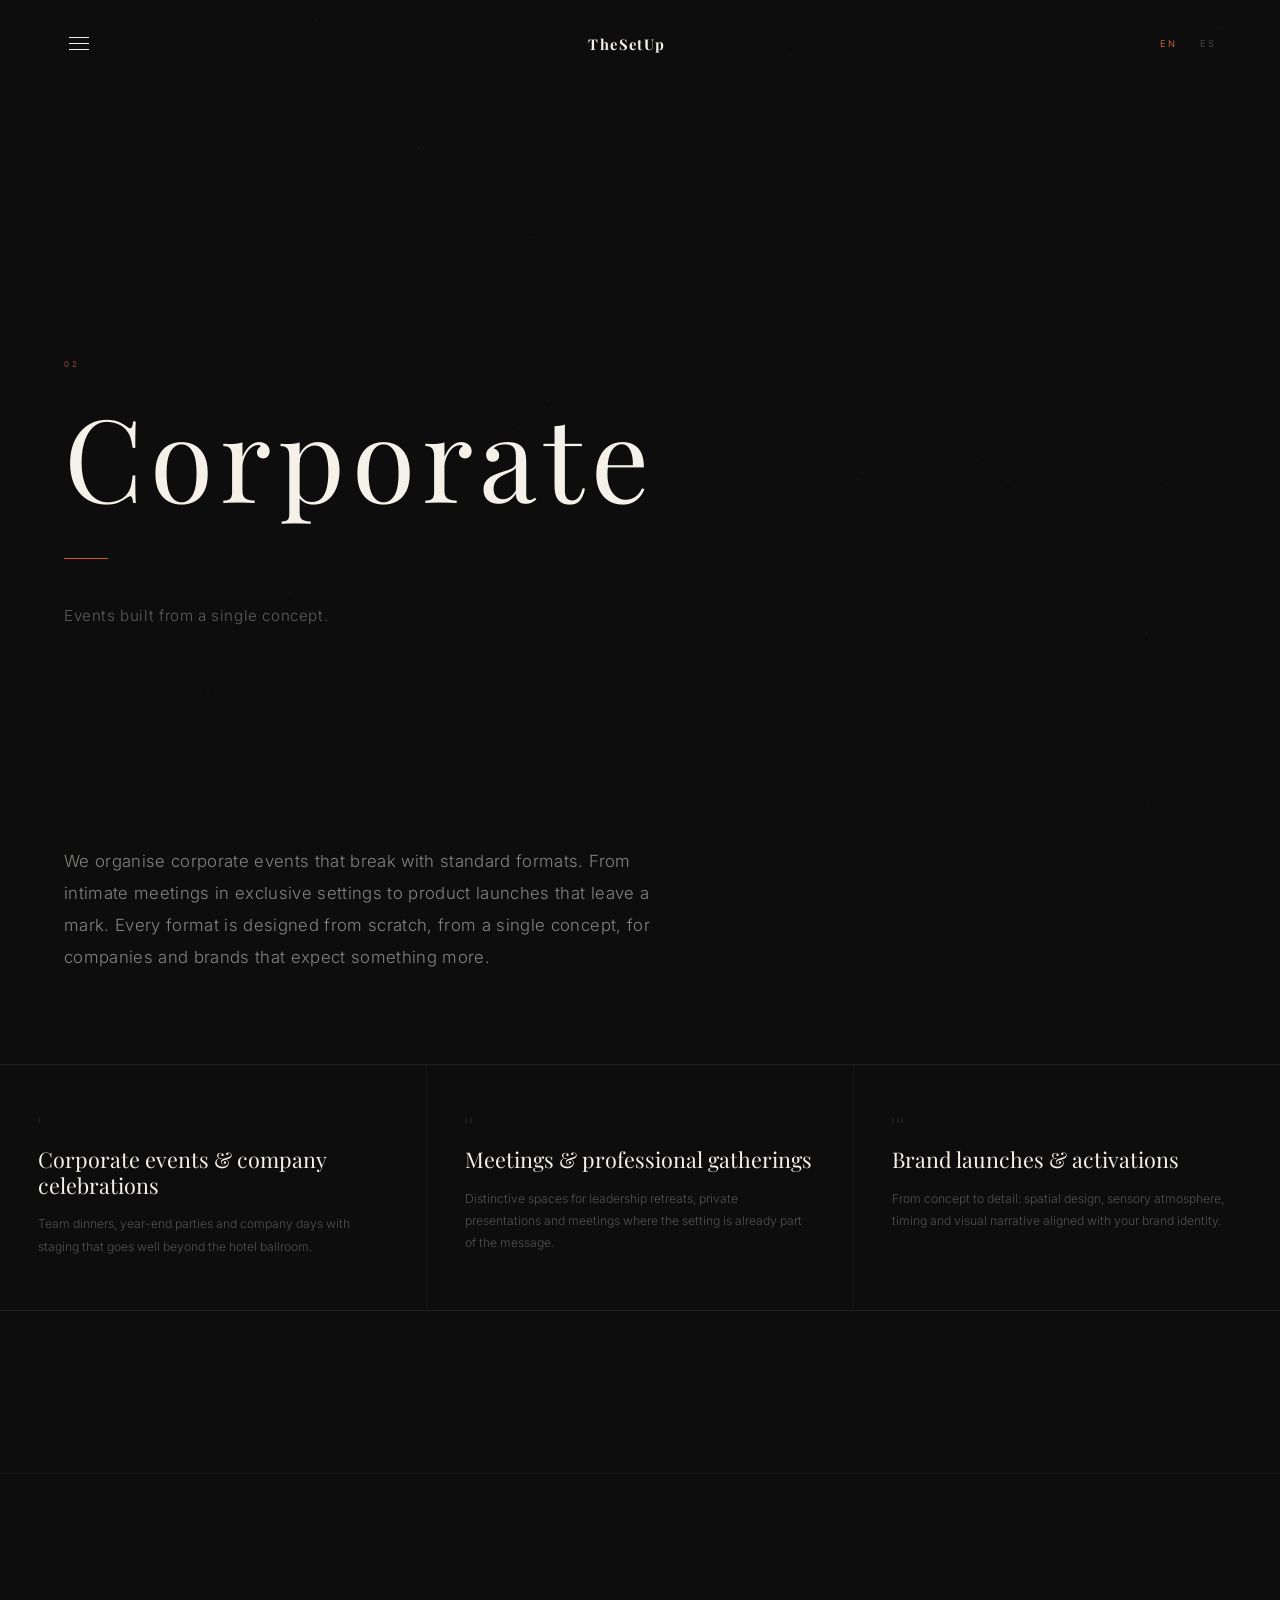
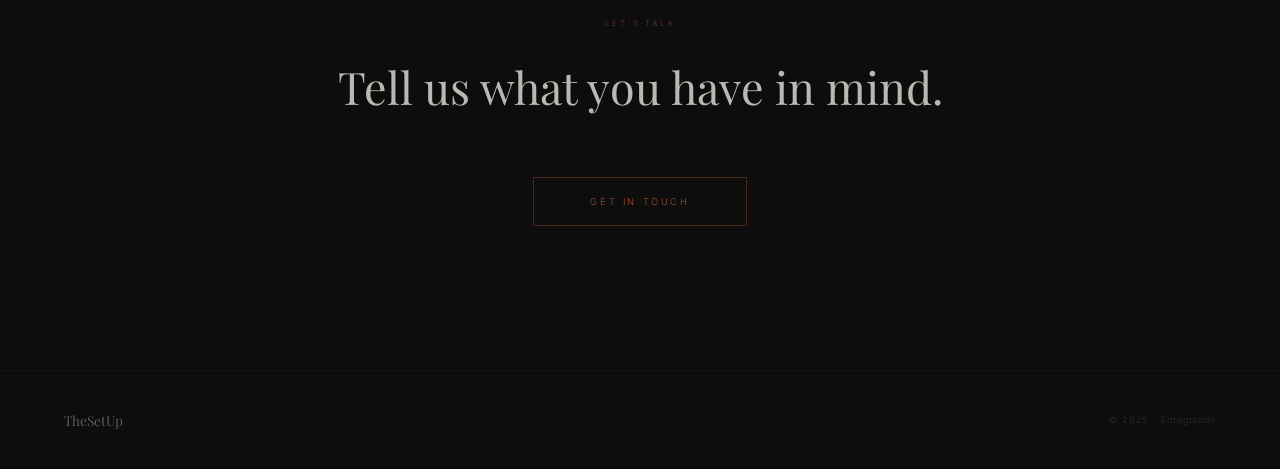
<file: corporativo.html>
<!DOCTYPE html>
<html lang="en">
<head>
  <meta charset="UTF-8">
  <meta name="viewport" content="width=device-width, initial-scale=1.0">
  <title>Corporativo · TheSetUp</title>
  <meta name="description" content="Eventos corporativos y de empresa en Sotogrande. TheSetUp.">
  <link rel="preconnect" href="https://fonts.googleapis.com">
  <link rel="preconnect" href="https://fonts.gstatic.com" crossorigin>
  <link href="https://fonts.googleapis.com/css2?family=Playfair+Display:ital,wght@0,400;0,700;0,900;1,400;1,700&family=Inter:wght@300;400&display=swap" rel="stylesheet">
  <link rel="stylesheet" href="styles.css">

  <style>
    /* ── PAGE HERO ────────────────────────────────────── */
    .page-hero {
      min-height: 80vh;
      display: flex;
      flex-direction: column;
      justify-content: flex-end;
      padding: 0 5vw 10vh;
      position: relative;
      z-index: 1;
    }

    .ph-n {
      display: block;
      font-size: .5rem;
      letter-spacing: .38em;
      color: var(--tc);
      margin-bottom: 1.8rem;
      opacity: 0;
      animation: fadeIn 1s .4s ease forwards;
    }

    .ph-h {
      font-family: 'Playfair Display', serif;
      font-size: clamp(3.5rem, 9vw, 10rem);
      font-weight: 400;
      letter-spacing: .06em;
      line-height: 1;
      opacity: 0;
      animation: fadeIn 1.4s .6s ease forwards;
    }

    .ph-rule {
      width: 44px;
      height: 1px;
      background: var(--tc);
      margin: 2.8rem 0;
      opacity: 0;
      animation: fadeIn 1s 1s ease forwards;
    }

    .ph-sub {
      font-size: clamp(.78rem, 1.4vw, .95rem);
      color: rgba(245,240,232,.35);
      letter-spacing: .04em;
      max-width: 520px;
      line-height: 1.75;
      opacity: 0;
      animation: fadeIn 1s 1.2s ease forwards;
    }

    /* ── INTRO SECTION ────────────────────────────────── */
    .page-intro {
      padding: 14vh 5vw 10vh;
      max-width: 720px;
    }

    .page-intro p {
      font-size: clamp(.88rem, 1.6vw, 1.05rem);
      color: rgba(245,240,232,.52);
      line-height: 1.9;
      letter-spacing: .02em;
    }

    /* ── SERVICES ─────────────────────────────────────── */
    .services-section {
      padding: 0 0 18vh;
      position: relative;
      z-index: 1;
    }

    @media (max-width: 640px) {
      .page-hero { min-height: 70vh; padding-bottom: 8vh; }
      .page-intro { padding: 10vh 5vw 8vh; }
      .services-section { padding-bottom: 12vh; }
    }
  </style>
</head>
<body>

<canvas id="cvs" aria-hidden="true"></canvas>

<!-- ── HEADER ──────────────────────────────────────────── -->
<header>
  <button class="nav-toggle" id="navToggle" aria-label="Menu" aria-expanded="false" aria-controls="sideNav">
    <span class="burger-bar"></span>
    <span class="burger-bar"></span>
    <span class="burger-bar"></span>
  </button>
  <a href="index.html" class="wordmark" style="opacity:1" aria-label="TheSetUp — volver al inicio">TheSetUp</a>
  <nav class="lang" aria-label="Language / Idioma">
    <button class="lang-btn on" data-lang="en" aria-label="Switch to English" aria-pressed="true">EN</button>
    <span class="lang-sep" aria-hidden="true">·</span>
    <button class="lang-btn" data-lang="es" aria-label="Cambiar a español" aria-pressed="false">ES</button>
  </nav>
</header>

<!-- ── NAV SCRIM + SIDE PANEL ──────────────────────────── -->
<div class="nav-scrim" id="navScrim" aria-hidden="true"></div>
<nav class="side-nav" id="sideNav" aria-label="Main navigation" aria-hidden="true">
  <ul class="snav-list">
    <li class="snav-item">
      <a href="corporativo.html" class="snav-link">
        <span class="snav-n" aria-hidden="true">01</span>
        <span class="snav-title" data-en="Corporate" data-es="Corporativo">Corporate</span>
      </a>
    </li>
    <li class="snav-item">
      <a href="prebodas.html" class="snav-link">
        <span class="snav-n" aria-hidden="true">02</span>
        <span class="snav-title" data-en="Pre-wedding" data-es="Pre bodas">Pre-wedding</span>
      </a>
    </li>
    <li class="snav-item">
      <a href="daylight.html" class="snav-link">
        <span class="snav-n" aria-hidden="true">03</span>
        <span class="snav-title">Daylight</span>
      </a>
    </li>
    <li class="snav-item">
      <a href="afterglow.html" class="snav-link">
        <span class="snav-n" aria-hidden="true">04</span>
        <span class="snav-title">Afterglow</span>
      </a>
    </li>
    <li class="snav-item">
      <a href="galeria.html" class="snav-link">
        <span class="snav-n" aria-hidden="true">05</span>
        <span class="snav-title" data-en="Gallery" data-es="Galería">Gallery</span>
      </a>
    </li>
  </ul>
  <div class="snav-footer">
    <a href="index.html" class="snav-foot-link" data-en="Home" data-es="Inicio">Home</a>
    <span class="snav-foot-sep" aria-hidden="true">·</span>
    <a href="index.html#contact" class="snav-foot-link" data-en="Contact" data-es="Contacto">Contact</a>
  </div>
</nav>

<!-- ── PAGE HERO ───────────────────────────────────────── -->
<section class="page-hero" aria-label="Corporativo">
  <span class="ph-n" aria-hidden="true">02</span>
  <h1 class="ph-h" data-en="Corporate" data-es="Corporativo">Corporate</h1>
  <div class="ph-rule" aria-hidden="true"></div>
  <p class="ph-sub"
     data-en="Events built from a single concept."
     data-es="Eventos construidos desde un concepto único.">Events built from a single concept.</p>
</section>

<!-- ── INTRO ───────────────────────────────────────────── -->
<section class="page-intro rv" aria-label="Introducción">
  <p data-en="We organise corporate events that break with standard formats. From intimate meetings in exclusive settings to product launches that leave a mark. Every format is designed from scratch, from a single concept, for companies and brands that expect something more."
     data-es="Organizamos eventos de empresa que rompen con los formatos habituales. Desde reuniones íntimas en entornos exclusivos hasta lanzamientos de producto que dejan huella. Cada formato se diseña desde cero, desde un concepto único, para empresas y marcas que esperan algo más.">We organise corporate events that break with standard formats. From intimate meetings in exclusive settings to product launches that leave a mark. Every format is designed from scratch, from a single concept, for companies and brands that expect something more.</p>
</section>

<!-- ── SERVICES ────────────────────────────────────────── -->
<section class="services-section" aria-label="Servicios">
  <div class="srv-blocks">

    <article class="srv-block rv">
      <span class="srv-n" aria-hidden="true">I</span>
      <h2 class="srv-h"
          data-en="Corporate events &amp; company celebrations"
          data-es="Eventos corporativos &amp; fiestas de empresa">Corporate events &amp; company celebrations</h2>
      <p class="srv-desc"
         data-en="Team dinners, year-end parties and company days with staging that goes well beyond the hotel ballroom."
         data-es="Cenas de equipo, celebraciones de fin de año y jornadas de empresa con una puesta en escena que va mucho más allá del salón habitual.">Team dinners, year-end parties and company days with staging that goes well beyond the hotel ballroom.</p>
    </article>

    <article class="srv-block rv d1">
      <span class="srv-n" aria-hidden="true">II</span>
      <h2 class="srv-h"
          data-en="Meetings &amp; professional gatherings"
          data-es="Reuniones &amp; encuentros profesionales">Meetings &amp; professional gatherings</h2>
      <p class="srv-desc"
         data-en="Distinctive spaces for leadership retreats, private presentations and meetings where the setting is already part of the message."
         data-es="Espacios singulares para retiros de dirección, presentaciones privadas y reuniones en las que el entorno forma parte del discurso.">Distinctive spaces for leadership retreats, private presentations and meetings where the setting is already part of the message.</p>
    </article>

    <article class="srv-block rv d2">
      <span class="srv-n" aria-hidden="true">III</span>
      <h2 class="srv-h"
          data-en="Brand launches &amp; activations"
          data-es="Lanzamientos &amp; activaciones de marca">Brand launches &amp; activations</h2>
      <p class="srv-desc"
         data-en="From concept to detail: spatial design, sensory atmosphere, timing and visual narrative aligned with your brand identity."
         data-es="Del concepto al detalle: diseño del espacio, atmósfera sensorial, timing y narrativa visual alineados con la identidad de tu marca.">From concept to detail: spatial design, sensory atmosphere, timing and visual narrative aligned with your brand identity.</p>
    </article>

  </div>
</section>

<!-- ── CONTACT CTA ──────────────────────────────────────── -->
<section class="contact-cta" aria-label="Contacto">
  <span class="cta-eyebrow rv"
        data-en="Let's talk"
        data-es="Hablemos">Let's talk</span>
  <p class="cta-h rv d1"
     data-en="Tell us what you have in mind."
     data-es="Cuéntanos qué tienes en mente.">Tell us what you have in mind.</p>
  <a href="index.html#contact" class="cta-btn rv d2"
     data-en="Get in touch"
     data-es="Escríbenos">Get in touch</a>
</section>

<!-- ── FOOTER ──────────────────────────────────────────── -->
<footer>
  <a href="index.html" class="ft-w" style="text-decoration:none">TheSetUp</a>
  <span class="ft-c">© 2025 · Sotogrande</span>
</footer>


<script>
'use strict';

/* ══ LANGUAGE ══════════════════════════════════════════ */
const LANGS = ['en', 'es'];
let lang = localStorage.getItem('tsu-lang') || 'en';
if (!LANGS.includes(lang)) lang = 'en';

function applyLang(l) {
  lang = l;
  document.documentElement.lang = l;
  localStorage.setItem('tsu-lang', l);
  document.querySelectorAll('[data-en]').forEach(el => { el.textContent = el.dataset[l]; });
  document.querySelectorAll('.lang-btn').forEach(btn => {
    const active = btn.dataset.lang === l;
    btn.classList.toggle('on', active);
    btn.setAttribute('aria-pressed', active.toString());
  });
}

applyLang(lang);
document.querySelectorAll('.lang-btn').forEach(btn => {
  btn.addEventListener('click', () => applyLang(btn.dataset.lang));
});

/* ══ PARTICLES ══════════════════════════════════════════ */
(function particles() {
  if (window.matchMedia('(prefers-reduced-motion: reduce)').matches) return;
  const cvs = document.getElementById('cvs');
  const ctx = cvs.getContext('2d');
  const mob = window.innerWidth < 640;
  const N = mob ? 20 : 55;
  const CD = 100;
  let W, H, sp = 0, pmx = null, pmy = null;
  const pts = [];

  function resize() { W = cvs.width = window.innerWidth; H = cvs.height = window.innerHeight; }
  resize();
  window.addEventListener('resize', resize, { passive: true });
  document.addEventListener('mousemove', e => { pmx = e.clientX; pmy = e.clientY; }, { passive: true });

  for (let i = 0; i < N; i++) {
    const vx = (Math.random()-.5)*.22, vy = (Math.random()-.5)*.22;
    pts.push({ x: Math.random()*W, y: Math.random()*H, r: Math.random()*1.3+.3,
               vx, vy, bvx: vx, bvy: vy, maxA: Math.random()*.35+.05, a: 0 });
  }

  function frame() {
    ctx.clearRect(0, 0, W, H);
    for (const p of pts) {
      if (pmx !== null) {
        const dx=pmx-p.x, dy=pmy-p.y, d2=dx*dx+dy*dy;
        if (d2<12100) { const f=(1-Math.sqrt(d2)/110)*.0032; p.vx-=dx*f; p.vy-=dy*f; }
      }
      p.vx+=(p.bvx-p.vx)*.04; p.vy+=(p.bvy-p.vy)*.04;
      p.x+=p.vx; p.y+=p.vy;
      if (p.x<0) p.x=W; else if (p.x>W) p.x=0;
      if (p.y<0) p.y=H; else if (p.y>H) p.y=0;
      const tgt = p.maxA * Math.max(.06, sp*1.5);
      p.a += (Math.min(tgt,p.maxA)-p.a)*.02;
      ctx.beginPath(); ctx.arc(p.x, p.y, p.r, 0, 6.2832);
      ctx.fillStyle = `rgba(199,93,60,${p.a})`; ctx.fill();
    }
    if (!mob) for (let i=0; i<pts.length; i++) for (let j=i+1; j<pts.length; j++) {
      const dx=pts[i].x-pts[j].x, dy=pts[i].y-pts[j].y, d=Math.sqrt(dx*dx+dy*dy);
      if (d<CD) {
        const a=(1-d/CD)*.06*sp; if (a<.003) continue;
        ctx.beginPath(); ctx.moveTo(pts[i].x,pts[i].y); ctx.lineTo(pts[j].x,pts[j].y);
        ctx.strokeStyle=`rgba(199,93,60,${a})`; ctx.lineWidth=.4; ctx.stroke();
      }
    }
    requestAnimationFrame(frame);
  }
  frame();
  window._pScroll = v => { sp = v; };
})();

/* ══ SCROLL ════════════════════════════════════════════ */
let raf = false;
function onScroll() {
  if (raf) return; raf = true;
  requestAnimationFrame(() => {
    const maxH = document.documentElement.scrollHeight - window.innerHeight;
    const prog = maxH > 0 ? Math.min(window.scrollY/maxH, 1) : 0;
    document.documentElement.style.setProperty('--s', prog);
    const w = Math.round(prog*9);
    document.body.style.backgroundColor = `rgb(${13+w},${13+Math.round(w*.45)},13)`;
    if (window._pScroll) window._pScroll(prog);
    raf = false;
  });
}
window.addEventListener('scroll', onScroll, { passive: true });
onScroll();

/* ══ SCROLL REVEAL ════════════════════════════════════ */
if (!window.matchMedia('(prefers-reduced-motion: reduce)').matches) {
  const obs = new IntersectionObserver(entries => {
    entries.forEach(e => { if (e.isIntersecting) { e.target.classList.add('on'); obs.unobserve(e.target); } });
  }, { threshold: .1 });
  document.querySelectorAll('.rv').forEach(el => obs.observe(el));
} else {
  document.querySelectorAll('.rv').forEach(el => el.classList.add('on'));
}

/* ══ SIDE NAV ══════════════════════════════════════════ */
(function() {
  const toggle = document.getElementById('navToggle');
  const panel  = document.getElementById('sideNav');
  const scrim  = document.getElementById('navScrim');
  let navOpen  = false;

  function openNav() {
    navOpen = true;
    panel.classList.add('open');
    scrim.classList.add('open');
    toggle.setAttribute('aria-expanded', 'true');
    panel.setAttribute('aria-hidden', 'false');
    document.body.style.overflow = 'hidden';
  }
  function closeNav() {
    navOpen = false;
    panel.classList.remove('open');
    scrim.classList.remove('open');
    toggle.setAttribute('aria-expanded', 'false');
    panel.setAttribute('aria-hidden', 'true');
    document.body.style.overflow = '';
  }
  toggle.addEventListener('click', () => navOpen ? closeNav() : openNav());
  scrim.addEventListener('click', closeNav);
  document.addEventListener('keydown', e => { if (e.key === 'Escape' && navOpen) closeNav(); });
})();
</script>
</body>
</html>
</file>
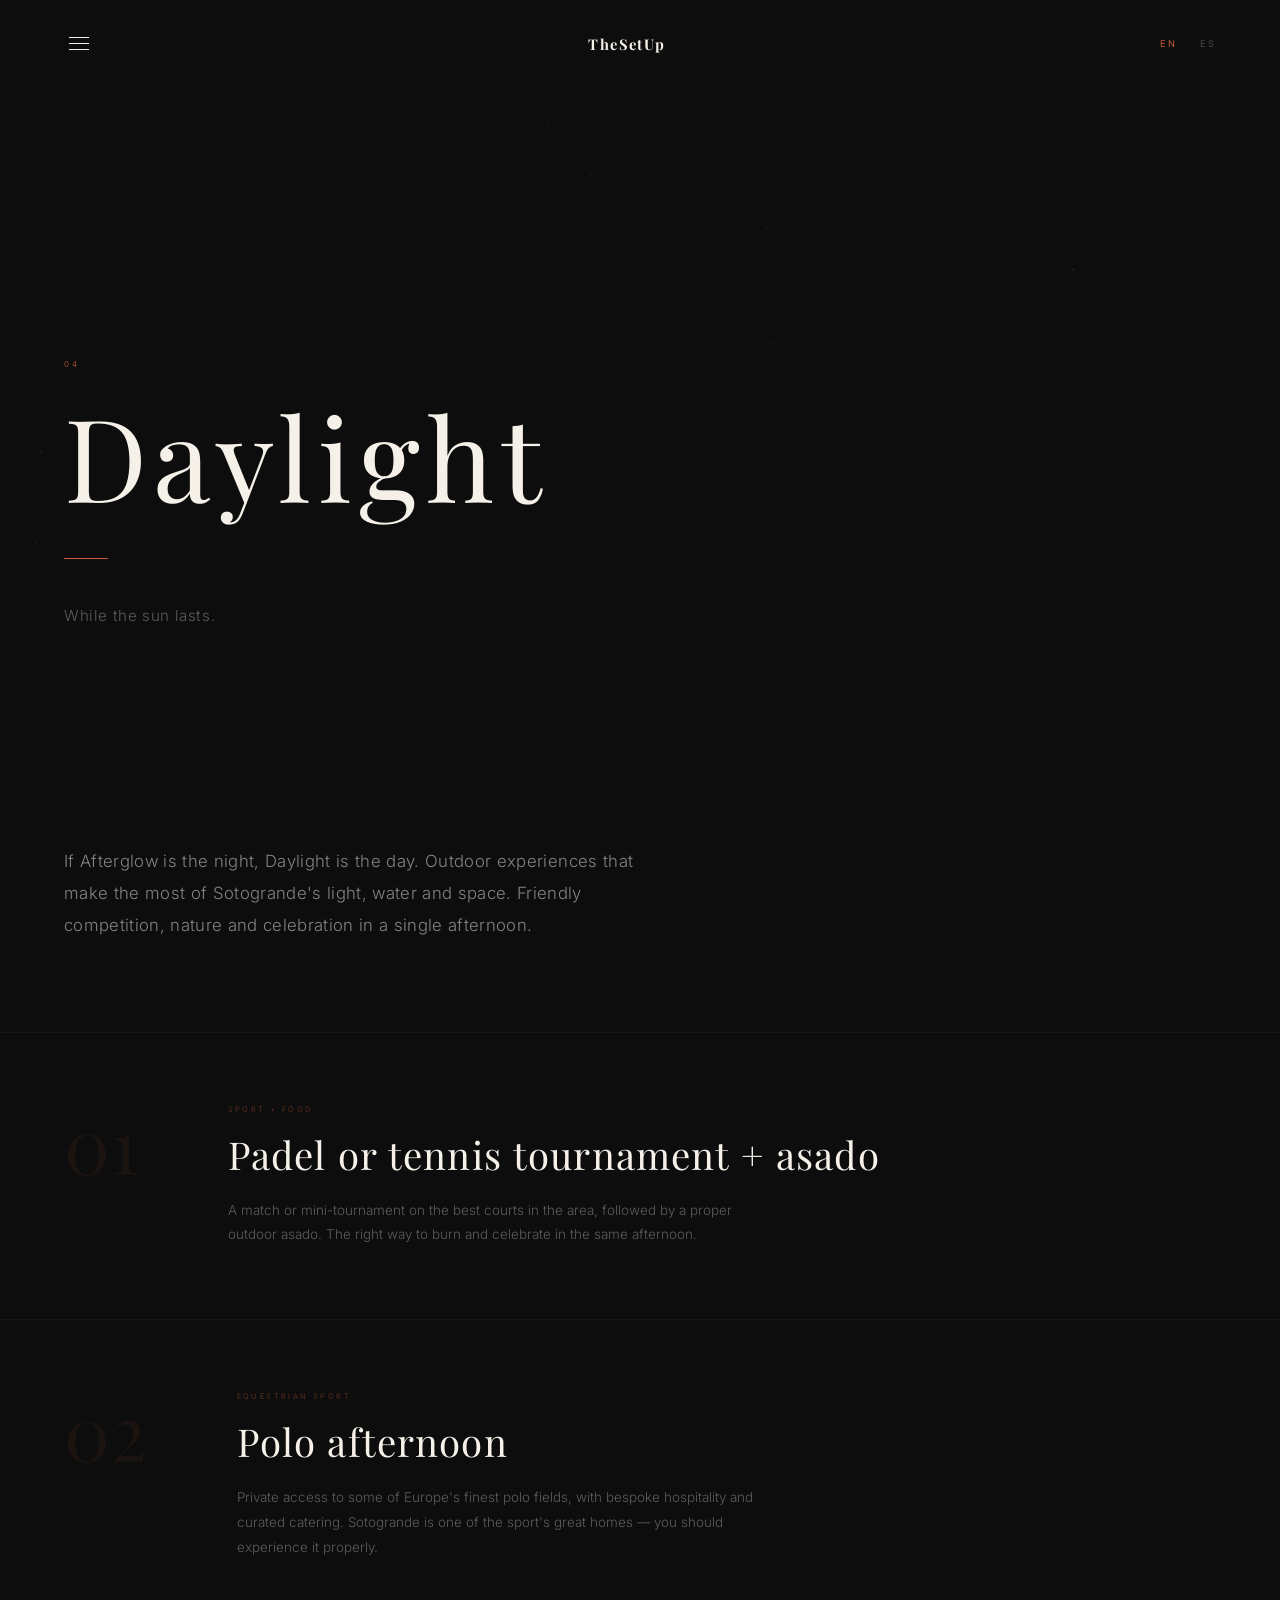
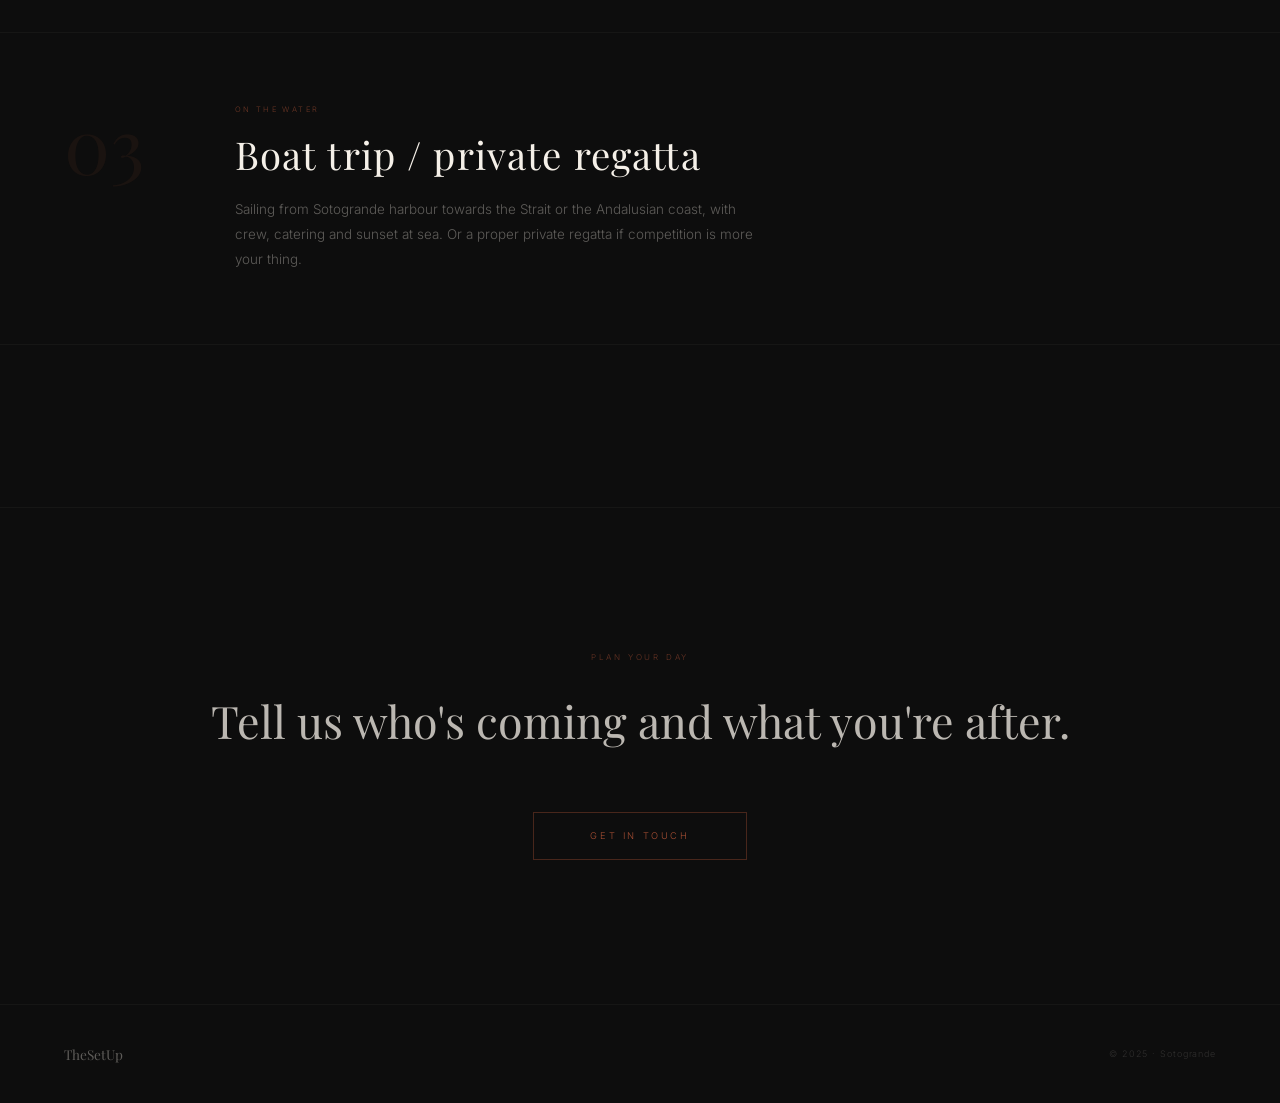
<file: daylight.html>
<!DOCTYPE html>
<html lang="en">
<head>
  <meta charset="UTF-8">
  <meta name="viewport" content="width=device-width, initial-scale=1.0">
  <title>Daylight · TheSetUp</title>
  <meta name="description" content="Experiencias al aire libre en Sotogrande. TheSetUp.">
  <link rel="preconnect" href="https://fonts.googleapis.com">
  <link rel="preconnect" href="https://fonts.gstatic.com" crossorigin>
  <link href="https://fonts.googleapis.com/css2?family=Playfair+Display:ital,wght@0,400;0,700;0,900;1,400;1,700&family=Inter:wght@300;400&display=swap" rel="stylesheet">
  <link rel="stylesheet" href="styles.css">

  <style>
    /* ── PAGE HERO ────────────────────────────────────── */
    .page-hero {
      min-height: 80vh;
      display: flex;
      flex-direction: column;
      justify-content: flex-end;
      padding: 0 5vw 10vh;
      position: relative;
      z-index: 1;
    }

    .ph-n {
      display: block;
      font-size: .5rem;
      letter-spacing: .38em;
      color: var(--tc);
      margin-bottom: 1.8rem;
      opacity: 0;
      animation: fadeIn 1s .4s ease forwards;
    }

    .ph-h {
      font-family: 'Playfair Display', serif;
      font-size: clamp(3.5rem, 9vw, 10rem);
      font-weight: 400;
      letter-spacing: .06em;
      line-height: 1;
      opacity: 0;
      animation: fadeIn 1.4s .6s ease forwards;
    }

    .ph-rule {
      width: 44px;
      height: 1px;
      background: var(--tc);
      margin: 2.8rem 0;
      opacity: 0;
      animation: fadeIn 1s 1s ease forwards;
    }

    .ph-sub {
      font-size: clamp(.78rem, 1.4vw, .95rem);
      color: rgba(245,240,232,.35);
      letter-spacing: .04em;
      max-width: 520px;
      line-height: 1.75;
      opacity: 0;
      animation: fadeIn 1s 1.2s ease forwards;
    }

    /* ── INTRO ────────────────────────────────────────── */
    .page-intro {
      padding: 14vh 5vw 10vh;
      max-width: 720px;
      position: relative;
      z-index: 1;
    }

    .page-intro p {
      font-size: clamp(.88rem, 1.6vw, 1.05rem);
      color: rgba(245,240,232,.52);
      line-height: 1.9;
      letter-spacing: .02em;
    }

    /* ── EXPERIENCES ──────────────────────────────────── */
    .experiences-section {
      padding: 0 0 18vh;
      position: relative;
      z-index: 1;
    }

    /* Experiencia individual — layout texto + detalle */
    .exp-block {
      padding: 8vh 5vw;
      border-top: 1px solid rgba(245,240,232,.04);
      display: flex;
      align-items: flex-start;
      gap: clamp(3rem, 7vw, 8rem);
    }

    .exp-block:last-child {
      border-bottom: 1px solid rgba(245,240,232,.04);
    }

    .exp-block-n {
      flex: 0 0 auto;
      font-family: 'Playfair Display', serif;
      font-size: clamp(3rem, 6vw, 6rem);
      font-weight: 400;
      color: rgba(199,93,60,.07);
      line-height: 1;
      user-select: none;
    }

    .exp-block-body { flex: 1; min-width: 0; }

    .exp-block-tag {
      display: block;
      font-size: .47rem;
      letter-spacing: .32em;
      text-transform: uppercase;
      color: rgba(199,93,60,.5);
      margin-bottom: 1.2rem;
    }

    .exp-block-h {
      font-family: 'Playfair Display', serif;
      font-size: clamp(1.6rem, 3vw, 2.8rem);
      font-weight: 400;
      color: var(--fg);
      line-height: 1.1;
      margin-bottom: 1.4rem;
      letter-spacing: .03em;
    }

    .exp-block-desc {
      font-size: .84rem;
      color: rgba(245,240,232,.35);
      line-height: 1.85;
      max-width: 520px;
    }

    @media (max-width: 768px) {
      .exp-block { flex-direction: column; gap: 1.5rem; }
      .exp-block-n { font-size: clamp(2rem, 5vw, 3.5rem); }
    }

    @media (max-width: 640px) {
      .page-hero { min-height: 70vh; padding-bottom: 8vh; }
      .page-intro { padding: 10vh 5vw 8vh; }
      .exp-block { padding: 6vh 5vw; }
      .experiences-section { padding-bottom: 12vh; }
    }
  </style>
</head>
<body>

<canvas id="cvs" aria-hidden="true"></canvas>

<!-- ── HEADER ──────────────────────────────────────────── -->
<header>
  <button class="nav-toggle" id="navToggle" aria-label="Menu" aria-expanded="false" aria-controls="sideNav">
    <span class="burger-bar"></span>
    <span class="burger-bar"></span>
    <span class="burger-bar"></span>
  </button>
  <a href="index.html" class="wordmark" style="opacity:1" aria-label="TheSetUp — volver al inicio">TheSetUp</a>
  <nav class="lang" aria-label="Language / Idioma">
    <button class="lang-btn on" data-lang="en" aria-label="Switch to English" aria-pressed="true">EN</button>
    <span class="lang-sep" aria-hidden="true">·</span>
    <button class="lang-btn" data-lang="es" aria-label="Cambiar a español" aria-pressed="false">ES</button>
  </nav>
</header>

<!-- ── NAV SCRIM + SIDE PANEL ──────────────────────────── -->
<div class="nav-scrim" id="navScrim" aria-hidden="true"></div>
<nav class="side-nav" id="sideNav" aria-label="Main navigation" aria-hidden="true">
  <ul class="snav-list">
    <li class="snav-item">
      <a href="corporativo.html" class="snav-link">
        <span class="snav-n" aria-hidden="true">01</span>
        <span class="snav-title" data-en="Corporate" data-es="Corporativo">Corporate</span>
      </a>
    </li>
    <li class="snav-item">
      <a href="prebodas.html" class="snav-link">
        <span class="snav-n" aria-hidden="true">02</span>
        <span class="snav-title" data-en="Pre-wedding" data-es="Pre bodas">Pre-wedding</span>
      </a>
    </li>
    <li class="snav-item">
      <a href="daylight.html" class="snav-link">
        <span class="snav-n" aria-hidden="true">03</span>
        <span class="snav-title">Daylight</span>
      </a>
    </li>
    <li class="snav-item">
      <a href="afterglow.html" class="snav-link">
        <span class="snav-n" aria-hidden="true">04</span>
        <span class="snav-title">Afterglow</span>
      </a>
    </li>
    <li class="snav-item">
      <a href="galeria.html" class="snav-link">
        <span class="snav-n" aria-hidden="true">05</span>
        <span class="snav-title" data-en="Gallery" data-es="Galería">Gallery</span>
      </a>
    </li>
  </ul>
  <div class="snav-footer">
    <a href="index.html" class="snav-foot-link" data-en="Home" data-es="Inicio">Home</a>
    <span class="snav-foot-sep" aria-hidden="true">·</span>
    <a href="index.html#contact" class="snav-foot-link" data-en="Contact" data-es="Contacto">Contact</a>
  </div>
</nav>

<!-- ── PAGE HERO ───────────────────────────────────────── -->
<section class="page-hero" aria-label="Daylight">
  <span class="ph-n" aria-hidden="true">04</span>
  <h1 class="ph-h">Daylight</h1>
  <div class="ph-rule" aria-hidden="true"></div>
  <p class="ph-sub"
     data-en="While the sun lasts."
     data-es="Mientras dure el sol.">While the sun lasts.</p>
</section>

<!-- ── INTRO ───────────────────────────────────────────── -->
<section class="page-intro rv" aria-label="Introducción">
  <p data-en="If Afterglow is the night, Daylight is the day. Outdoor experiences that make the most of Sotogrande's light, water and space. Friendly competition, nature and celebration in a single afternoon."
     data-es="Si Afterglow es la noche, Daylight es el día. Experiencias al aire libre que aprovechan la luz, el agua y el espacio de Sotogrande. Competición amistosa, naturaleza y celebración en una sola tarde.">If Afterglow is the night, Daylight is the day. Outdoor experiences that make the most of Sotogrande's light, water and space. Friendly competition, nature and celebration in a single afternoon.</p>
</section>

<!-- ── EXPERIENCES ─────────────────────────────────────── -->
<section class="experiences-section" aria-label="Experiencias">

  <article class="exp-block rv">
    <span class="exp-block-n" aria-hidden="true">01</span>
    <div class="exp-block-body">
      <span class="exp-block-tag"
            data-en="Sport + food"
            data-es="Deporte + gastronomía">Sport + food</span>
      <h2 class="exp-block-h"
          data-en="Padel or tennis tournament + asado"
          data-es="Torneo de pádel o tenis + asado">Padel or tennis tournament + asado</h2>
      <p class="exp-block-desc"
         data-en="A match or mini-tournament on the best courts in the area, followed by a proper outdoor asado. The right way to burn and celebrate in the same afternoon."
         data-es="Partido o mini-torneo en las mejores pistas de la zona, seguido de un asado en exterior. La forma correcta de quemar y celebrar en la misma tarde.">A match or mini-tournament on the best courts in the area, followed by a proper outdoor asado. The right way to burn and celebrate in the same afternoon.</p>
    </div>
  </article>

  <article class="exp-block rv d1">
    <span class="exp-block-n" aria-hidden="true">02</span>
    <div class="exp-block-body">
      <span class="exp-block-tag"
            data-en="Equestrian sport"
            data-es="Deporte ecuestre">Equestrian sport</span>
      <h2 class="exp-block-h"
          data-en="Polo afternoon"
          data-es="Tarde de polo">Polo afternoon</h2>
      <p class="exp-block-desc"
         data-en="Private access to some of Europe's finest polo fields, with bespoke hospitality and curated catering. Sotogrande is one of the sport's great homes — you should experience it properly."
         data-es="Acceso privado a algunos de los mejores campos de polo de Europa, con hospitalidad personalizada y catering cuidado. Sotogrande es uno de los grandes centros mundiales del polo — lo mínimo es vivirlo bien.">Private access to some of Europe's finest polo fields, with bespoke hospitality and curated catering. Sotogrande is one of the sport's great homes — you should experience it properly.</p>
    </div>
  </article>

  <article class="exp-block rv d2">
    <span class="exp-block-n" aria-hidden="true">03</span>
    <div class="exp-block-body">
      <span class="exp-block-tag"
            data-en="On the water"
            data-es="En el agua">On the water</span>
      <h2 class="exp-block-h"
          data-en="Boat trip / private regatta"
          data-es="Salida en barco / regata privada">Boat trip / private regatta</h2>
      <p class="exp-block-desc"
         data-en="Sailing from Sotogrande harbour towards the Strait or the Andalusian coast, with crew, catering and sunset at sea. Or a proper private regatta if competition is more your thing."
         data-es="Navegación desde el puerto de Sotogrande hacia el Estrecho o la costa andaluza, con tripulación, catering y atardecer a bordo. O una regata privada en toda regla si lo tuyo es la competición.">Sailing from Sotogrande harbour towards the Strait or the Andalusian coast, with crew, catering and sunset at sea. Or a proper private regatta if competition is more your thing.</p>
    </div>
  </article>

</section>

<!-- ── CONTACT CTA ──────────────────────────────────────── -->
<section class="contact-cta" aria-label="Contacto">
  <span class="cta-eyebrow rv"
        data-en="Plan your day"
        data-es="Planifica tu día">Plan your day</span>
  <p class="cta-h rv d1"
     data-en="Tell us who's coming and what you're after."
     data-es="Cuéntanos quién viene y qué buscáis.">Tell us who's coming and what you're after.</p>
  <a href="index.html#contact" class="cta-btn rv d2"
     data-en="Get in touch"
     data-es="Escríbenos">Get in touch</a>
</section>

<!-- ── FOOTER ──────────────────────────────────────────── -->
<footer>
  <a href="index.html" class="ft-w" style="text-decoration:none">TheSetUp</a>
  <span class="ft-c">© 2025 · Sotogrande</span>
</footer>


<script>
'use strict';

/* ══ LANGUAGE ══════════════════════════════════════════ */
const LANGS = ['en', 'es'];
let lang = localStorage.getItem('tsu-lang') || 'en';
if (!LANGS.includes(lang)) lang = 'en';

function applyLang(l) {
  lang = l;
  document.documentElement.lang = l;
  localStorage.setItem('tsu-lang', l);
  document.querySelectorAll('[data-en]').forEach(el => { el.textContent = el.dataset[l]; });
  document.querySelectorAll('.lang-btn').forEach(btn => {
    const active = btn.dataset.lang === l;
    btn.classList.toggle('on', active);
    btn.setAttribute('aria-pressed', active.toString());
  });
}

applyLang(lang);
document.querySelectorAll('.lang-btn').forEach(btn => {
  btn.addEventListener('click', () => applyLang(btn.dataset.lang));
});

/* ══ PARTICLES ══════════════════════════════════════════ */
(function particles() {
  if (window.matchMedia('(prefers-reduced-motion: reduce)').matches) return;
  const cvs = document.getElementById('cvs');
  const ctx = cvs.getContext('2d');
  const mob = window.innerWidth < 640;
  const N = mob ? 20 : 55;
  const CD = 100;
  let W, H, sp = 0, pmx = null, pmy = null;
  const pts = [];

  function resize() { W = cvs.width = window.innerWidth; H = cvs.height = window.innerHeight; }
  resize();
  window.addEventListener('resize', resize, { passive: true });
  document.addEventListener('mousemove', e => { pmx = e.clientX; pmy = e.clientY; }, { passive: true });

  for (let i = 0; i < N; i++) {
    const vx = (Math.random()-.5)*.22, vy = (Math.random()-.5)*.22;
    pts.push({ x: Math.random()*W, y: Math.random()*H, r: Math.random()*1.3+.3,
               vx, vy, bvx: vx, bvy: vy, maxA: Math.random()*.35+.05, a: 0 });
  }

  function frame() {
    ctx.clearRect(0, 0, W, H);
    for (const p of pts) {
      if (pmx !== null) {
        const dx=pmx-p.x, dy=pmy-p.y, d2=dx*dx+dy*dy;
        if (d2<12100) { const f=(1-Math.sqrt(d2)/110)*.0032; p.vx-=dx*f; p.vy-=dy*f; }
      }
      p.vx+=(p.bvx-p.vx)*.04; p.vy+=(p.bvy-p.vy)*.04;
      p.x+=p.vx; p.y+=p.vy;
      if (p.x<0) p.x=W; else if (p.x>W) p.x=0;
      if (p.y<0) p.y=H; else if (p.y>H) p.y=0;
      const tgt = p.maxA * Math.max(.06, sp*1.5);
      p.a += (Math.min(tgt,p.maxA)-p.a)*.02;
      ctx.beginPath(); ctx.arc(p.x, p.y, p.r, 0, 6.2832);
      ctx.fillStyle = `rgba(199,93,60,${p.a})`; ctx.fill();
    }
    if (!mob) for (let i=0; i<pts.length; i++) for (let j=i+1; j<pts.length; j++) {
      const dx=pts[i].x-pts[j].x, dy=pts[i].y-pts[j].y, d=Math.sqrt(dx*dx+dy*dy);
      if (d<CD) {
        const a=(1-d/CD)*.06*sp; if (a<.003) continue;
        ctx.beginPath(); ctx.moveTo(pts[i].x,pts[i].y); ctx.lineTo(pts[j].x,pts[j].y);
        ctx.strokeStyle=`rgba(199,93,60,${a})`; ctx.lineWidth=.4; ctx.stroke();
      }
    }
    requestAnimationFrame(frame);
  }
  frame();
  window._pScroll = v => { sp = v; };
})();

/* ══ SCROLL ════════════════════════════════════════════ */
let raf = false;
function onScroll() {
  if (raf) return; raf = true;
  requestAnimationFrame(() => {
    const maxH = document.documentElement.scrollHeight - window.innerHeight;
    const prog = maxH > 0 ? Math.min(window.scrollY/maxH, 1) : 0;
    document.documentElement.style.setProperty('--s', prog);
    const w = Math.round(prog*9);
    document.body.style.backgroundColor = `rgb(${13+w},${13+Math.round(w*.45)},13)`;
    if (window._pScroll) window._pScroll(prog);
    raf = false;
  });
}
window.addEventListener('scroll', onScroll, { passive: true });
onScroll();

/* ══ SCROLL REVEAL ════════════════════════════════════ */
if (!window.matchMedia('(prefers-reduced-motion: reduce)').matches) {
  const obs = new IntersectionObserver(entries => {
    entries.forEach(e => { if (e.isIntersecting) { e.target.classList.add('on'); obs.unobserve(e.target); } });
  }, { threshold: .1 });
  document.querySelectorAll('.rv').forEach(el => obs.observe(el));
} else {
  document.querySelectorAll('.rv').forEach(el => el.classList.add('on'));
}

/* ══ SIDE NAV ══════════════════════════════════════════ */
(function() {
  const toggle = document.getElementById('navToggle');
  const panel  = document.getElementById('sideNav');
  const scrim  = document.getElementById('navScrim');
  let navOpen  = false;

  function openNav() {
    navOpen = true;
    panel.classList.add('open');
    scrim.classList.add('open');
    toggle.setAttribute('aria-expanded', 'true');
    panel.setAttribute('aria-hidden', 'false');
    document.body.style.overflow = 'hidden';
  }
  function closeNav() {
    navOpen = false;
    panel.classList.remove('open');
    scrim.classList.remove('open');
    toggle.setAttribute('aria-expanded', 'false');
    panel.setAttribute('aria-hidden', 'true');
    document.body.style.overflow = '';
  }
  toggle.addEventListener('click', () => navOpen ? closeNav() : openNav());
  scrim.addEventListener('click', closeNav);
  document.addEventListener('keydown', e => { if (e.key === 'Escape' && navOpen) closeNav(); });
})();
</script>
</body>
</html>
</file>
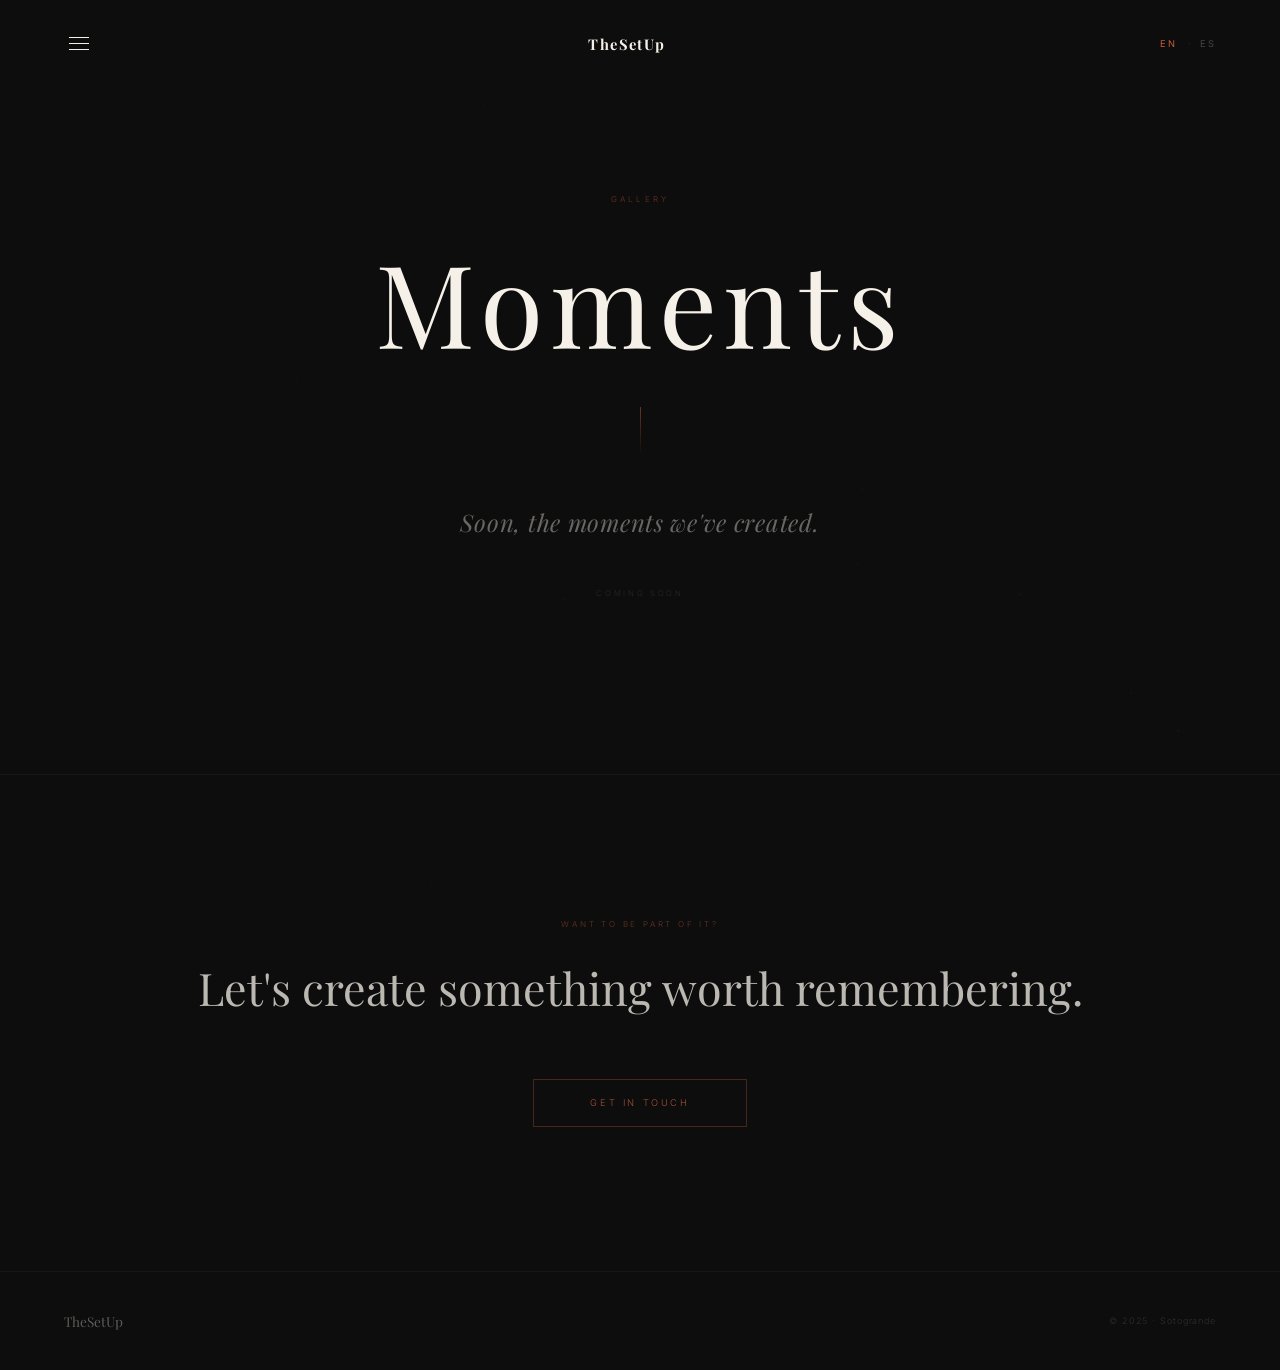
<file: galeria.html>
<!DOCTYPE html>
<html lang="en">
<head>
  <meta charset="UTF-8">
  <meta name="viewport" content="width=device-width, initial-scale=1.0">
  <title>Galería · TheSetUp</title>
  <meta name="description" content="Galería de momentos. TheSetUp · Sotogrande.">
  <link rel="preconnect" href="https://fonts.googleapis.com">
  <link rel="preconnect" href="https://fonts.gstatic.com" crossorigin>
  <link href="https://fonts.googleapis.com/css2?family=Playfair+Display:ital,wght@0,400;0,700;0,900;1,400;1,700&family=Inter:wght@300;400&display=swap" rel="stylesheet">
  <link rel="stylesheet" href="styles.css">

  <style>
    /* ── GALERÍA · COMING SOON ────────────────────────── */
    .gallery-soon {
      min-height: 86vh;
      display: flex;
      flex-direction: column;
      align-items: center;
      justify-content: center;
      text-align: center;
      padding: 12vh 5vw 10vh;
      position: relative;
      z-index: 1;
    }

    .gs-eyebrow {
      font-size: .5rem;
      letter-spacing: .4em;
      text-transform: uppercase;
      color: rgba(199,93,60,.48);
      display: block;
      margin-bottom: 2.5rem;
      opacity: 0;
      animation: fadeIn 1s .5s ease forwards;
    }

    .gs-title {
      font-family: 'Playfair Display', serif;
      font-size: clamp(3.5rem, 9vw, 10rem);
      font-weight: 400;
      letter-spacing: .06em;
      line-height: 1;
      opacity: 0;
      animation: fadeIn 1.4s .7s ease forwards;
    }

    .gs-rule {
      width: 1px;
      height: 48px;
      background: linear-gradient(to bottom, rgba(199,93,60,.5), transparent);
      margin: 3rem auto;
      opacity: 0;
      animation: fadeIn 1s 1.1s ease forwards;
    }

    .gs-soon {
      font-family: 'Playfair Display', serif;
      font-size: clamp(1rem, 2vw, 1.5rem);
      font-weight: 400;
      font-style: italic;
      color: rgba(245,240,232,.4);
      letter-spacing: .03em;
      line-height: 1.6;
      max-width: 500px;
      margin: 0 auto;
      opacity: 0;
      animation: fadeIn 1s 1.4s ease forwards;
    }

    .gs-label {
      display: block;
      margin-top: 3rem;
      font-size: .48rem;
      letter-spacing: .35em;
      text-transform: uppercase;
      color: rgba(245,240,232,.12);
      opacity: 0;
      animation: fadeIn 1s 1.8s ease forwards;
    }

    /* ── PLACEHOLDER GRID (listo para fotos) ─────────── */
    /*
     * Cuando añadas fotos, descomenta esta sección y elimina
     * el bloque .gallery-soon, o ponlos en el orden que prefieras.
     *
     * Uso: añade <article class="gallery-item"> con una <img> dentro.
     *
    .gallery-grid {
      display: grid;
      grid-template-columns: repeat(3, 1fr);
      gap: 2px;
      background: rgba(245,240,232,.03);
      padding: 0;
    }

    .gallery-item {
      aspect-ratio: 4 / 3;
      overflow: hidden;
      background: var(--bg);
    }

    .gallery-item img {
      width: 100%;
      height: 100%;
      object-fit: cover;
      filter: grayscale(100%) brightness(.55);
      transition: filter .7s ease, transform .7s ease;
      display: block;
    }

    .gallery-item:hover img {
      filter: grayscale(20%) brightness(.75);
      transform: scale(1.03);
    }

    @media (max-width: 900px) {
      .gallery-grid { grid-template-columns: repeat(2, 1fr); }
    }

    @media (max-width: 540px) {
      .gallery-grid { grid-template-columns: 1fr; }
      .gallery-item { aspect-ratio: 3 / 2; }
    }
    */
  </style>
</head>
<body>

<canvas id="cvs" aria-hidden="true"></canvas>

<!-- ── HEADER ──────────────────────────────────────────── -->
<header>
  <button class="nav-toggle" id="navToggle" aria-label="Menu" aria-expanded="false" aria-controls="sideNav">
    <span class="burger-bar"></span>
    <span class="burger-bar"></span>
    <span class="burger-bar"></span>
  </button>
  <a href="index.html" class="wordmark" style="opacity:1" aria-label="TheSetUp — volver al inicio">TheSetUp</a>
  <nav class="lang" aria-label="Language / Idioma">
    <button class="lang-btn on" data-lang="en" aria-label="Switch to English" aria-pressed="true">EN</button>
    <span class="lang-sep" aria-hidden="true">·</span>
    <button class="lang-btn" data-lang="es" aria-label="Cambiar a español" aria-pressed="false">ES</button>
  </nav>
</header>

<!-- ── NAV SCRIM + SIDE PANEL ──────────────────────────── -->
<div class="nav-scrim" id="navScrim" aria-hidden="true"></div>
<nav class="side-nav" id="sideNav" aria-label="Main navigation" aria-hidden="true">
  <ul class="snav-list">
    <li class="snav-item">
      <a href="corporativo.html" class="snav-link">
        <span class="snav-n" aria-hidden="true">01</span>
        <span class="snav-title" data-en="Corporate" data-es="Corporativo">Corporate</span>
      </a>
    </li>
    <li class="snav-item">
      <a href="prebodas.html" class="snav-link">
        <span class="snav-n" aria-hidden="true">02</span>
        <span class="snav-title" data-en="Pre-wedding" data-es="Pre bodas">Pre-wedding</span>
      </a>
    </li>
    <li class="snav-item">
      <a href="daylight.html" class="snav-link">
        <span class="snav-n" aria-hidden="true">03</span>
        <span class="snav-title">Daylight</span>
      </a>
    </li>
    <li class="snav-item">
      <a href="afterglow.html" class="snav-link">
        <span class="snav-n" aria-hidden="true">04</span>
        <span class="snav-title">Afterglow</span>
      </a>
    </li>
    <li class="snav-item">
      <a href="galeria.html" class="snav-link">
        <span class="snav-n" aria-hidden="true">05</span>
        <span class="snav-title" data-en="Gallery" data-es="Galería">Gallery</span>
      </a>
    </li>
  </ul>
  <div class="snav-footer">
    <a href="index.html" class="snav-foot-link" data-en="Home" data-es="Inicio">Home</a>
    <span class="snav-foot-sep" aria-hidden="true">·</span>
    <a href="index.html#contact" class="snav-foot-link" data-en="Contact" data-es="Contacto">Contact</a>
  </div>
</nav>

<!-- ── COMING SOON ─────────────────────────────────────── -->
<section class="gallery-soon" aria-label="Galería">

  <span class="gs-eyebrow"
        data-en="Gallery"
        data-es="Galería">Gallery</span>

  <h1 class="gs-title"
      data-en="Moments"
      data-es="Momentos">Moments</h1>

  <div class="gs-rule" aria-hidden="true"></div>

  <p class="gs-soon"
     data-en="Soon, the moments we've created."
     data-es="Pronto, los momentos que hemos creado.">Soon, the moments we've created.</p>

  <span class="gs-label"
        data-en="Coming soon"
        data-es="Próximamente">Coming soon</span>

</section>

<!--
  ── GALERÍA DE FOTOS (descomenta cuando tengas imágenes) ──────

  <section class="gallery-grid" aria-label="Galería de fotos">

    <article class="gallery-item">
      <img src="ruta/a/tu/foto.jpg" alt="Descripción del momento" loading="lazy">
    </article>

    <article class="gallery-item">
      <img src="ruta/a/tu/foto.jpg" alt="Descripción del momento" loading="lazy">
    </article>

    ...añade tantos <article class="gallery-item"> como necesites...

  </section>
-->

<!-- ── CONTACT CTA ──────────────────────────────────────── -->
<section class="contact-cta" aria-label="Contacto">
  <span class="cta-eyebrow rv"
        data-en="Want to be part of it?"
        data-es="¿Quieres formar parte?">Want to be part of it?</span>
  <p class="cta-h rv d1"
     data-en="Let's create something worth remembering."
     data-es="Creemos algo que valga la pena recordar.">Let's create something worth remembering.</p>
  <a href="index.html#contact" class="cta-btn rv d2"
     data-en="Get in touch"
     data-es="Escríbenos">Get in touch</a>
</section>

<!-- ── FOOTER ──────────────────────────────────────────── -->
<footer>
  <a href="index.html" class="ft-w" style="text-decoration:none">TheSetUp</a>
  <span class="ft-c">© 2025 · Sotogrande</span>
</footer>


<script>
'use strict';

/* ══ LANGUAGE ══════════════════════════════════════════ */
const LANGS = ['en', 'es'];
let lang = localStorage.getItem('tsu-lang') || 'en';
if (!LANGS.includes(lang)) lang = 'en';

function applyLang(l) {
  lang = l;
  document.documentElement.lang = l;
  localStorage.setItem('tsu-lang', l);
  document.querySelectorAll('[data-en]').forEach(el => { el.textContent = el.dataset[l]; });
  document.querySelectorAll('.lang-btn').forEach(btn => {
    const active = btn.dataset.lang === l;
    btn.classList.toggle('on', active);
    btn.setAttribute('aria-pressed', active.toString());
  });
}

applyLang(lang);
document.querySelectorAll('.lang-btn').forEach(btn => {
  btn.addEventListener('click', () => applyLang(btn.dataset.lang));
});

/* ══ PARTICLES ══════════════════════════════════════════ */
(function particles() {
  if (window.matchMedia('(prefers-reduced-motion: reduce)').matches) return;
  const cvs = document.getElementById('cvs');
  const ctx = cvs.getContext('2d');
  const mob = window.innerWidth < 640;
  const N = mob ? 20 : 55;
  const CD = 100;
  let W, H, sp = 0, pmx = null, pmy = null;
  const pts = [];

  function resize() { W = cvs.width = window.innerWidth; H = cvs.height = window.innerHeight; }
  resize();
  window.addEventListener('resize', resize, { passive: true });
  document.addEventListener('mousemove', e => { pmx = e.clientX; pmy = e.clientY; }, { passive: true });

  for (let i = 0; i < N; i++) {
    const vx = (Math.random()-.5)*.22, vy = (Math.random()-.5)*.22;
    pts.push({ x: Math.random()*W, y: Math.random()*H, r: Math.random()*1.3+.3,
               vx, vy, bvx: vx, bvy: vy, maxA: Math.random()*.35+.05, a: 0 });
  }

  function frame() {
    ctx.clearRect(0, 0, W, H);
    for (const p of pts) {
      if (pmx !== null) {
        const dx=pmx-p.x, dy=pmy-p.y, d2=dx*dx+dy*dy;
        if (d2<12100) { const f=(1-Math.sqrt(d2)/110)*.0032; p.vx-=dx*f; p.vy-=dy*f; }
      }
      p.vx+=(p.bvx-p.vx)*.04; p.vy+=(p.bvy-p.vy)*.04;
      p.x+=p.vx; p.y+=p.vy;
      if (p.x<0) p.x=W; else if (p.x>W) p.x=0;
      if (p.y<0) p.y=H; else if (p.y>H) p.y=0;
      const tgt = p.maxA * Math.max(.06, sp*1.5);
      p.a += (Math.min(tgt,p.maxA)-p.a)*.02;
      ctx.beginPath(); ctx.arc(p.x, p.y, p.r, 0, 6.2832);
      ctx.fillStyle = `rgba(199,93,60,${p.a})`; ctx.fill();
    }
    if (!mob) for (let i=0; i<pts.length; i++) for (let j=i+1; j<pts.length; j++) {
      const dx=pts[i].x-pts[j].x, dy=pts[i].y-pts[j].y, d=Math.sqrt(dx*dx+dy*dy);
      if (d<CD) {
        const a=(1-d/CD)*.06*sp; if (a<.003) continue;
        ctx.beginPath(); ctx.moveTo(pts[i].x,pts[i].y); ctx.lineTo(pts[j].x,pts[j].y);
        ctx.strokeStyle=`rgba(199,93,60,${a})`; ctx.lineWidth=.4; ctx.stroke();
      }
    }
    requestAnimationFrame(frame);
  }
  frame();
  window._pScroll = v => { sp = v; };
})();

/* ══ SCROLL ════════════════════════════════════════════ */
let raf = false;
function onScroll() {
  if (raf) return; raf = true;
  requestAnimationFrame(() => {
    const maxH = document.documentElement.scrollHeight - window.innerHeight;
    const prog = maxH > 0 ? Math.min(window.scrollY/maxH, 1) : 0;
    document.documentElement.style.setProperty('--s', prog);
    const w = Math.round(prog*9);
    document.body.style.backgroundColor = `rgb(${13+w},${13+Math.round(w*.45)},13)`;
    if (window._pScroll) window._pScroll(prog);
    raf = false;
  });
}
window.addEventListener('scroll', onScroll, { passive: true });
onScroll();

/* ══ SCROLL REVEAL ════════════════════════════════════ */
if (!window.matchMedia('(prefers-reduced-motion: reduce)').matches) {
  const obs = new IntersectionObserver(entries => {
    entries.forEach(e => { if (e.isIntersecting) { e.target.classList.add('on'); obs.unobserve(e.target); } });
  }, { threshold: .1 });
  document.querySelectorAll('.rv').forEach(el => obs.observe(el));
} else {
  document.querySelectorAll('.rv').forEach(el => el.classList.add('on'));
}

/* ══ SIDE NAV ══════════════════════════════════════════ */
(function() {
  const toggle = document.getElementById('navToggle');
  const panel  = document.getElementById('sideNav');
  const scrim  = document.getElementById('navScrim');
  let navOpen  = false;

  function openNav() {
    navOpen = true;
    panel.classList.add('open');
    scrim.classList.add('open');
    toggle.setAttribute('aria-expanded', 'true');
    panel.setAttribute('aria-hidden', 'false');
    document.body.style.overflow = 'hidden';
  }
  function closeNav() {
    navOpen = false;
    panel.classList.remove('open');
    scrim.classList.remove('open');
    toggle.setAttribute('aria-expanded', 'false');
    panel.setAttribute('aria-hidden', 'true');
    document.body.style.overflow = '';
  }
  toggle.addEventListener('click', () => navOpen ? closeNav() : openNav());
  scrim.addEventListener('click', closeNav);
  document.addEventListener('keydown', e => { if (e.key === 'Escape' && navOpen) closeNav(); });
})();
</script>
</body>
</html>
</file>
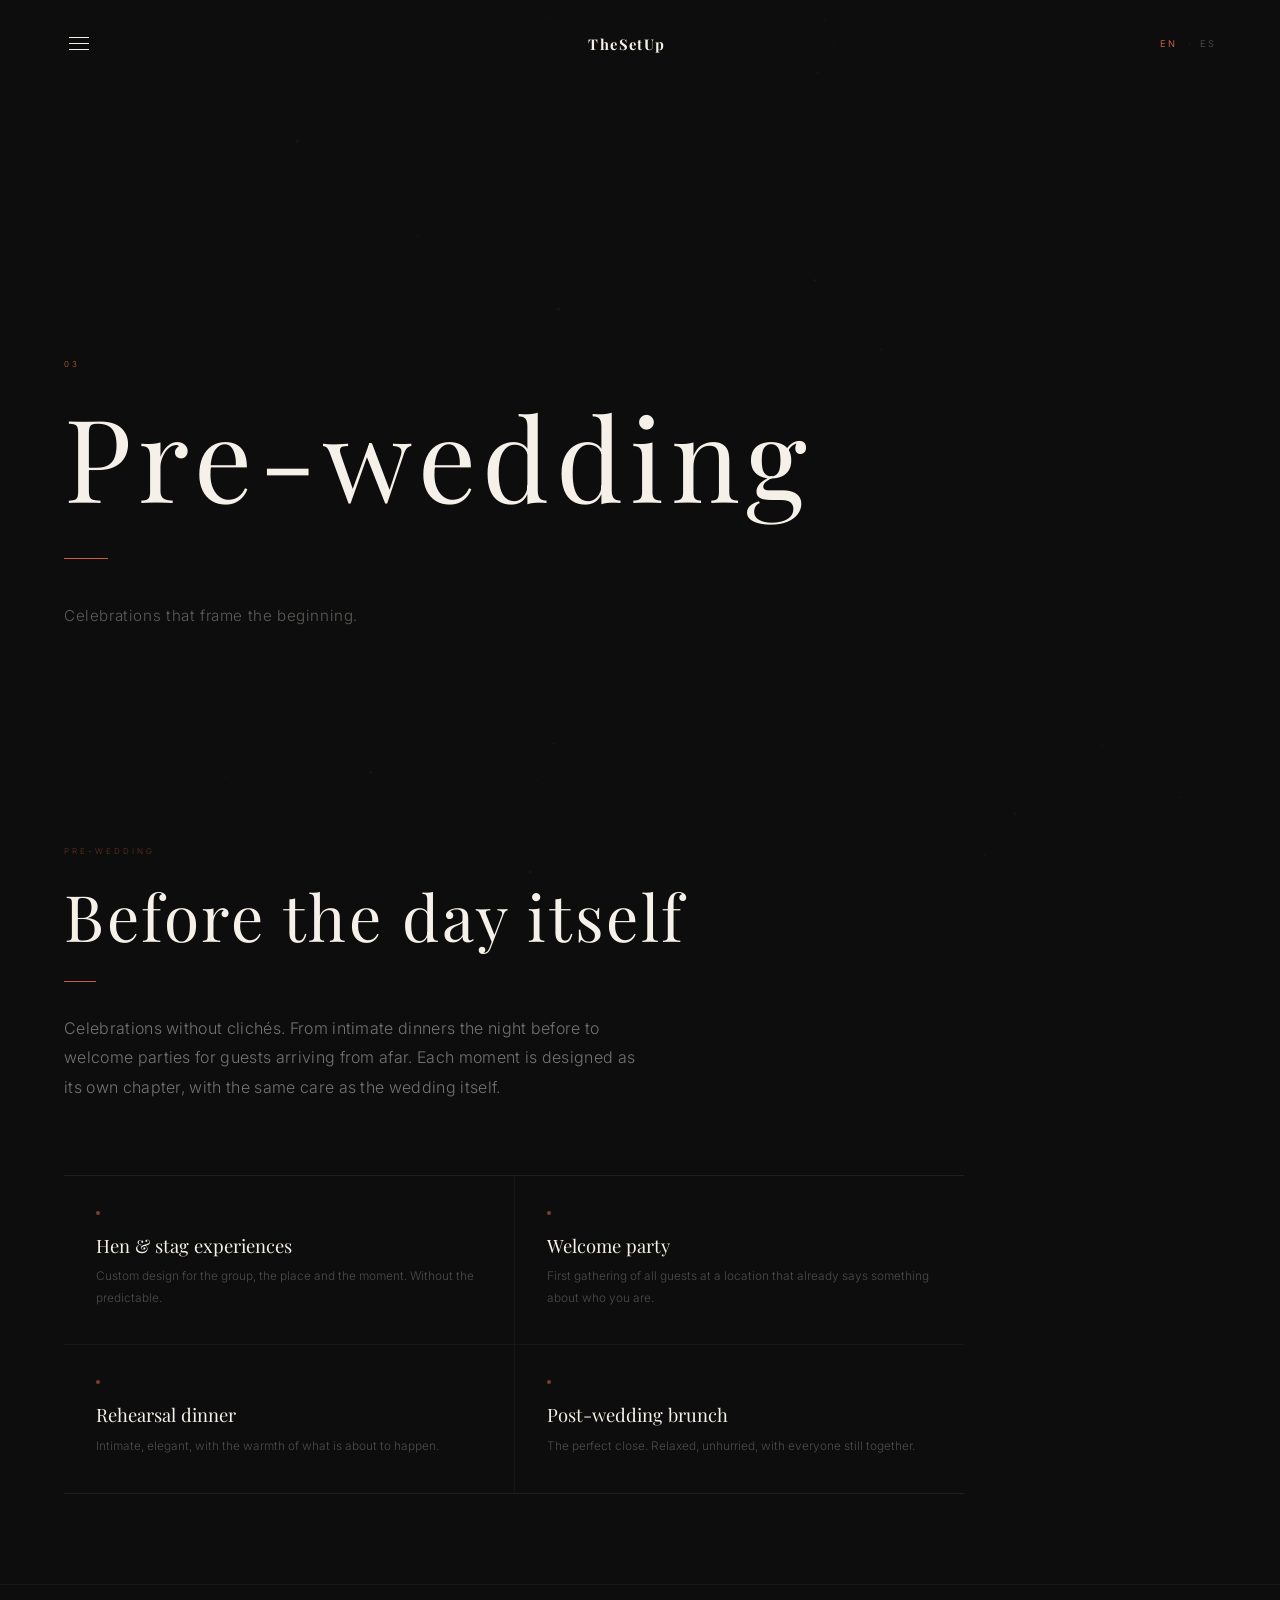
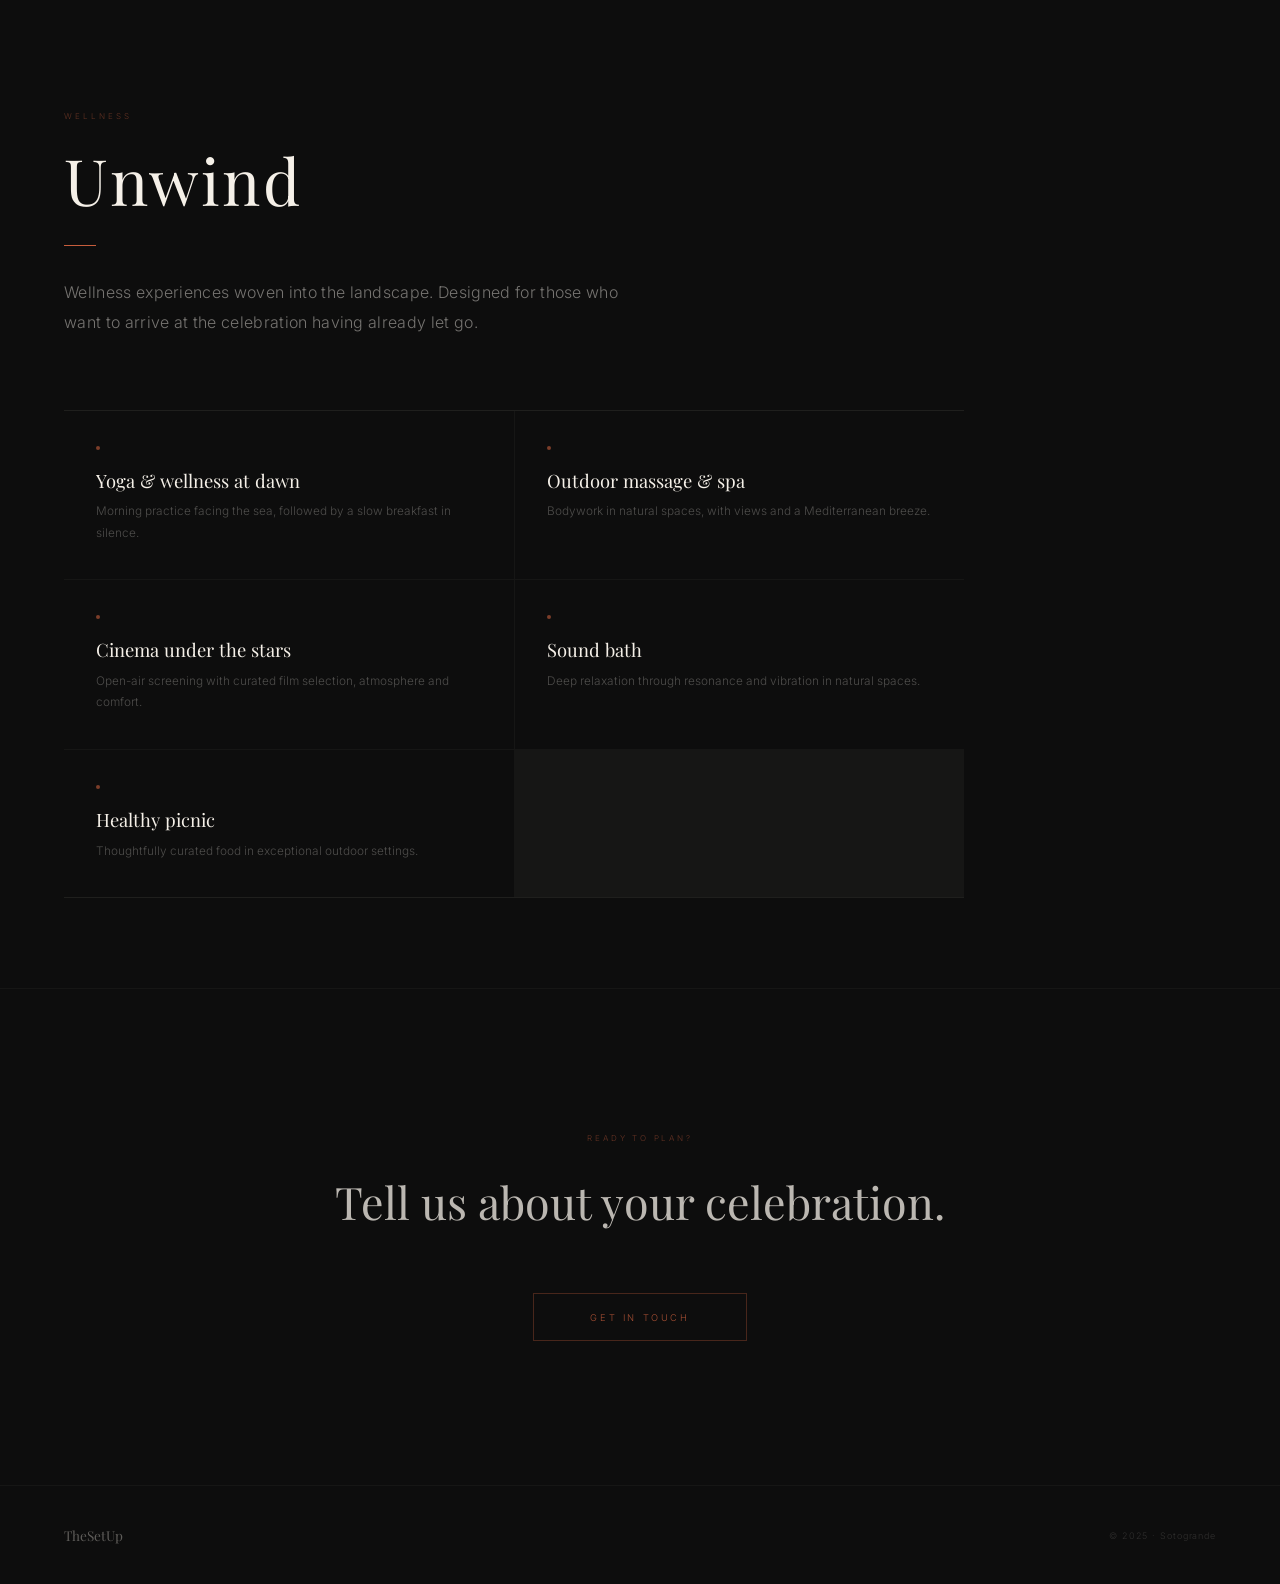
<file: prebodas.html>
<!DOCTYPE html>
<html lang="en">
<head>
  <meta charset="UTF-8">
  <meta name="viewport" content="width=device-width, initial-scale=1.0">
  <title>Pre bodas · TheSetUp</title>
  <meta name="description" content="Celebraciones pre-boda y experiencias wellness en Sotogrande. TheSetUp.">
  <link rel="preconnect" href="https://fonts.googleapis.com">
  <link rel="preconnect" href="https://fonts.gstatic.com" crossorigin>
  <link href="https://fonts.googleapis.com/css2?family=Playfair+Display:ital,wght@0,400;0,700;0,900;1,400;1,700&family=Inter:wght@300;400&display=swap" rel="stylesheet">
  <link rel="stylesheet" href="styles.css">

  <style>
    /* ── PAGE HERO ────────────────────────────────────── */
    .page-hero {
      min-height: 80vh;
      display: flex;
      flex-direction: column;
      justify-content: flex-end;
      padding: 0 5vw 10vh;
      position: relative;
      z-index: 1;
    }

    .ph-n {
      display: block;
      font-size: .5rem;
      letter-spacing: .38em;
      color: var(--tc);
      margin-bottom: 1.8rem;
      opacity: 0;
      animation: fadeIn 1s .4s ease forwards;
    }

    .ph-h {
      font-family: 'Playfair Display', serif;
      font-size: clamp(3.5rem, 9vw, 10rem);
      font-weight: 400;
      letter-spacing: .06em;
      line-height: 1;
      opacity: 0;
      animation: fadeIn 1.4s .6s ease forwards;
    }

    .ph-rule {
      width: 44px;
      height: 1px;
      background: var(--tc);
      margin: 2.8rem 0;
      opacity: 0;
      animation: fadeIn 1s 1s ease forwards;
    }

    .ph-sub {
      font-size: clamp(.78rem, 1.4vw, .95rem);
      color: rgba(245,240,232,.35);
      letter-spacing: .04em;
      max-width: 520px;
      line-height: 1.75;
      opacity: 0;
      animation: fadeIn 1s 1.2s ease forwards;
    }

    /* ── SUB-SECTIONS ─────────────────────────────────── */
    .sub-section {
      padding: 14vh 5vw 10vh;
      position: relative;
      z-index: 1;
    }

    .sub-section + .sub-section {
      border-top: 1px solid rgba(245,240,232,.04);
    }

    .sub-label {
      font-size: .5rem;
      letter-spacing: .38em;
      text-transform: uppercase;
      color: rgba(199,93,60,.45);
      display: block;
      margin-bottom: 1.6rem;
    }

    .sub-h {
      font-family: 'Playfair Display', serif;
      font-size: clamp(2.2rem, 5vw, 5.5rem);
      font-weight: 400;
      line-height: 1.05;
      margin-bottom: 1.4rem;
      letter-spacing: .04em;
    }

    .sub-rule {
      width: 32px;
      height: 1px;
      background: var(--tc);
      margin: 2rem 0;
      opacity: .6;
    }

    .sub-intro {
      font-size: clamp(.85rem, 1.5vw, 1rem);
      color: rgba(245,240,232,.45);
      line-height: 1.85;
      max-width: 580px;
      margin-bottom: 8vh;
      letter-spacing: .02em;
    }

    /* ── EXPERIENCE LIST (compact) ────────────────────── */
    .exp-list {
      display: grid;
      grid-template-columns: repeat(2, 1fr);
      gap: 1px;
      background: rgba(245,240,232,.04);
      border-top: 1px solid rgba(245,240,232,.04);
      border-bottom: 1px solid rgba(245,240,232,.04);
      max-width: 900px;
    }

    .exp-item {
      padding: 2.2rem clamp(1.2rem, 2.5vw, 2rem);
      background: var(--bg);
    }

    .exp-dot {
      display: inline-block;
      width: 4px;
      height: 4px;
      border-radius: 50%;
      background: var(--tc);
      margin-bottom: 1rem;
      opacity: .6;
    }

    .exp-h {
      font-family: 'Playfair Display', serif;
      font-size: clamp(.95rem, 1.6vw, 1.15rem);
      font-weight: 400;
      color: var(--fg);
      margin-bottom: .6rem;
      line-height: 1.2;
    }

    .exp-desc {
      font-size: .74rem;
      color: rgba(245,240,232,.28);
      line-height: 1.8;
    }

    @media (max-width: 640px) {
      .page-hero { min-height: 70vh; padding-bottom: 8vh; }
      .sub-section { padding: 10vh 5vw 8vh; }
      .exp-list { grid-template-columns: 1fr; }
    }
  </style>
</head>
<body>

<canvas id="cvs" aria-hidden="true"></canvas>

<!-- ── HEADER ──────────────────────────────────────────── -->
<header>
  <button class="nav-toggle" id="navToggle" aria-label="Menu" aria-expanded="false" aria-controls="sideNav">
    <span class="burger-bar"></span>
    <span class="burger-bar"></span>
    <span class="burger-bar"></span>
  </button>
  <a href="index.html" class="wordmark" style="opacity:1" aria-label="TheSetUp — volver al inicio">TheSetUp</a>
  <nav class="lang" aria-label="Language / Idioma">
    <button class="lang-btn on" data-lang="en" aria-label="Switch to English" aria-pressed="true">EN</button>
    <span class="lang-sep" aria-hidden="true">·</span>
    <button class="lang-btn" data-lang="es" aria-label="Cambiar a español" aria-pressed="false">ES</button>
  </nav>
</header>

<!-- ── NAV SCRIM + SIDE PANEL ──────────────────────────── -->
<div class="nav-scrim" id="navScrim" aria-hidden="true"></div>
<nav class="side-nav" id="sideNav" aria-label="Main navigation" aria-hidden="true">
  <ul class="snav-list">
    <li class="snav-item">
      <a href="corporativo.html" class="snav-link">
        <span class="snav-n" aria-hidden="true">01</span>
        <span class="snav-title" data-en="Corporate" data-es="Corporativo">Corporate</span>
      </a>
    </li>
    <li class="snav-item">
      <a href="prebodas.html" class="snav-link">
        <span class="snav-n" aria-hidden="true">02</span>
        <span class="snav-title" data-en="Pre-wedding" data-es="Pre bodas">Pre-wedding</span>
      </a>
    </li>
    <li class="snav-item">
      <a href="daylight.html" class="snav-link">
        <span class="snav-n" aria-hidden="true">03</span>
        <span class="snav-title">Daylight</span>
      </a>
    </li>
    <li class="snav-item">
      <a href="afterglow.html" class="snav-link">
        <span class="snav-n" aria-hidden="true">04</span>
        <span class="snav-title">Afterglow</span>
      </a>
    </li>
    <li class="snav-item">
      <a href="galeria.html" class="snav-link">
        <span class="snav-n" aria-hidden="true">05</span>
        <span class="snav-title" data-en="Gallery" data-es="Galería">Gallery</span>
      </a>
    </li>
  </ul>
  <div class="snav-footer">
    <a href="index.html" class="snav-foot-link" data-en="Home" data-es="Inicio">Home</a>
    <span class="snav-foot-sep" aria-hidden="true">·</span>
    <a href="index.html#contact" class="snav-foot-link" data-en="Contact" data-es="Contacto">Contact</a>
  </div>
</nav>

<!-- ── PAGE HERO ───────────────────────────────────────── -->
<section class="page-hero" aria-label="Pre bodas">
  <span class="ph-n" aria-hidden="true">03</span>
  <h1 class="ph-h" data-en="Pre-wedding" data-es="Pre bodas">Pre-wedding</h1>
  <div class="ph-rule" aria-hidden="true"></div>
  <p class="ph-sub"
     data-en="Celebrations that frame the beginning."
     data-es="Celebraciones que enmarcan el principio.">Celebrations that frame the beginning.</p>
</section>

<!-- ── SUB-SECTION: PRE-WEDDING ────────────────────────── -->
<section class="sub-section" aria-label="Pre bodas">

  <span class="sub-label rv"
        data-en="Pre-wedding"
        data-es="Pre bodas">Pre-wedding</span>
  <h2 class="sub-h rv d1"
      data-en="Before the day itself"
      data-es="Antes del gran día">Before the day itself</h2>
  <div class="sub-rule rv d2" aria-hidden="true"></div>
  <p class="sub-intro rv d2"
     data-en="Celebrations without clichés. From intimate dinners the night before to welcome parties for guests arriving from afar. Each moment is designed as its own chapter, with the same care as the wedding itself."
     data-es="Celebraciones sin tópicos. Desde cenas íntimas la noche anterior hasta welcome parties para invitados que vienen de lejos. Cada momento, diseñado como un capítulo propio, con el mismo cuidado que la boda.">Celebrations without clichés. From intimate dinners the night before to welcome parties for guests arriving from afar. Each moment is designed as its own chapter, with the same care as the wedding itself.</p>

  <div class="exp-list" role="list">

    <div class="exp-item rv" role="listitem">
      <span class="exp-dot" aria-hidden="true"></span>
      <h3 class="exp-h"
          data-en="Hen &amp; stag experiences"
          data-es="Despedidas de soltera y soltero">Hen &amp; stag experiences</h3>
      <p class="exp-desc"
         data-en="Custom design for the group, the place and the moment. Without the predictable."
         data-es="Diseño personalizado para el grupo, el lugar y el momento. Sin lo predecible.">Custom design for the group, the place and the moment. Without the predictable.</p>
    </div>

    <div class="exp-item rv d1" role="listitem">
      <span class="exp-dot" aria-hidden="true"></span>
      <h3 class="exp-h"
          data-en="Welcome party"
          data-es="Welcome party">Welcome party</h3>
      <p class="exp-desc"
         data-en="First gathering of all guests at a location that already says something about who you are."
         data-es="Primer encuentro de todos los invitados en un lugar que ya dice algo de quiénes sois.">First gathering of all guests at a location that already says something about who you are.</p>
    </div>

    <div class="exp-item rv d2" role="listitem">
      <span class="exp-dot" aria-hidden="true"></span>
      <h3 class="exp-h"
          data-en="Rehearsal dinner"
          data-es="Cena de ensayo">Rehearsal dinner</h3>
      <p class="exp-desc"
         data-en="Intimate, elegant, with the warmth of what is about to happen."
         data-es="Íntima, elegante, con el calor de lo que está a punto de llegar.">Intimate, elegant, with the warmth of what is about to happen.</p>
    </div>

    <div class="exp-item rv d3" role="listitem">
      <span class="exp-dot" aria-hidden="true"></span>
      <h3 class="exp-h"
          data-en="Post-wedding brunch"
          data-es="Brunch post-boda">Post-wedding brunch</h3>
      <p class="exp-desc"
         data-en="The perfect close. Relaxed, unhurried, with everyone still together."
         data-es="El cierre perfecto. Tranquilo, sin prisa, con todos todavía juntos.">The perfect close. Relaxed, unhurried, with everyone still together.</p>
    </div>

  </div>
</section>

<!-- ── SUB-SECTION: UNWIND ──────────────────────────────── -->
<section class="sub-section" aria-label="Unwind">

  <span class="sub-label rv"
        data-en="Wellness"
        data-es="Bienestar">Wellness</span>
  <h2 class="sub-h rv d1">Unwind</h2>
  <div class="sub-rule rv d2" aria-hidden="true"></div>
  <p class="sub-intro rv d2"
     data-en="Wellness experiences woven into the landscape. Designed for those who want to arrive at the celebration having already let go."
     data-es="Experiencias de bienestar integradas en el entorno. Diseñadas para quienes quieren llegar a la celebración habiendo soltado ya todo.">Wellness experiences woven into the landscape. Designed for those who want to arrive at the celebration having already let go.</p>

  <div class="exp-list" role="list">

    <div class="exp-item rv" role="listitem">
      <span class="exp-dot" aria-hidden="true"></span>
      <h3 class="exp-h"
          data-en="Yoga &amp; wellness at dawn"
          data-es="Yoga &amp; wellness al amanecer">Yoga &amp; wellness at dawn</h3>
      <p class="exp-desc"
         data-en="Morning practice facing the sea, followed by a slow breakfast in silence."
         data-es="Práctica matinal frente al mar, seguida de un desayuno pausado en silencio.">Morning practice facing the sea, followed by a slow breakfast in silence.</p>
    </div>

    <div class="exp-item rv d1" role="listitem">
      <span class="exp-dot" aria-hidden="true"></span>
      <h3 class="exp-h"
          data-en="Outdoor massage &amp; spa"
          data-es="Masajes y spa al aire libre">Outdoor massage &amp; spa</h3>
      <p class="exp-desc"
         data-en="Bodywork in natural spaces, with views and a Mediterranean breeze."
         data-es="Tratamientos corporales en espacios naturales, con vistas y brisa mediterránea.">Bodywork in natural spaces, with views and a Mediterranean breeze.</p>
    </div>

    <div class="exp-item rv d2" role="listitem">
      <span class="exp-dot" aria-hidden="true"></span>
      <h3 class="exp-h"
          data-en="Cinema under the stars"
          data-es="Cine bajo las estrellas">Cinema under the stars</h3>
      <p class="exp-desc"
         data-en="Open-air screening with curated film selection, atmosphere and comfort."
         data-es="Proyección al aire libre con selección de película, ambiente y confort cuidados.">Open-air screening with curated film selection, atmosphere and comfort.</p>
    </div>

    <div class="exp-item rv d3" role="listitem">
      <span class="exp-dot" aria-hidden="true"></span>
      <h3 class="exp-h"
          data-en="Sound bath"
          data-es="Baño de sonido">Sound bath</h3>
      <p class="exp-desc"
         data-en="Deep relaxation through resonance and vibration in natural spaces."
         data-es="Relajación profunda a través de la resonancia y la vibración en entornos naturales.">Deep relaxation through resonance and vibration in natural spaces.</p>
    </div>

    <div class="exp-item rv" role="listitem">
      <span class="exp-dot" aria-hidden="true"></span>
      <h3 class="exp-h"
          data-en="Healthy picnic"
          data-es="Picnic healthy">Healthy picnic</h3>
      <p class="exp-desc"
         data-en="Thoughtfully curated food in exceptional outdoor settings."
         data-es="Gastronomía cuidada en entornos exteriores excepcionales.">Thoughtfully curated food in exceptional outdoor settings.</p>
    </div>

  </div>
</section>

<!-- ── CONTACT CTA ──────────────────────────────────────── -->
<section class="contact-cta" aria-label="Contacto">
  <span class="cta-eyebrow rv"
        data-en="Ready to plan?"
        data-es="¿Listo para planificarlo?">Ready to plan?</span>
  <p class="cta-h rv d1"
     data-en="Tell us about your celebration."
     data-es="Cuéntanos tu celebración.">Tell us about your celebration.</p>
  <a href="index.html#contact" class="cta-btn rv d2"
     data-en="Get in touch"
     data-es="Escríbenos">Get in touch</a>
</section>

<!-- ── FOOTER ──────────────────────────────────────────── -->
<footer>
  <a href="index.html" class="ft-w" style="text-decoration:none">TheSetUp</a>
  <span class="ft-c">© 2025 · Sotogrande</span>
</footer>


<script>
'use strict';

/* ══ LANGUAGE ══════════════════════════════════════════ */
const LANGS = ['en', 'es'];
let lang = localStorage.getItem('tsu-lang') || 'en';
if (!LANGS.includes(lang)) lang = 'en';

function applyLang(l) {
  lang = l;
  document.documentElement.lang = l;
  localStorage.setItem('tsu-lang', l);
  document.querySelectorAll('[data-en]').forEach(el => { el.textContent = el.dataset[l]; });
  document.querySelectorAll('.lang-btn').forEach(btn => {
    const active = btn.dataset.lang === l;
    btn.classList.toggle('on', active);
    btn.setAttribute('aria-pressed', active.toString());
  });
}

applyLang(lang);
document.querySelectorAll('.lang-btn').forEach(btn => {
  btn.addEventListener('click', () => applyLang(btn.dataset.lang));
});

/* ══ PARTICLES ══════════════════════════════════════════ */
(function particles() {
  if (window.matchMedia('(prefers-reduced-motion: reduce)').matches) return;
  const cvs = document.getElementById('cvs');
  const ctx = cvs.getContext('2d');
  const mob = window.innerWidth < 640;
  const N = mob ? 20 : 55;
  const CD = 100;
  let W, H, sp = 0, pmx = null, pmy = null;
  const pts = [];

  function resize() { W = cvs.width = window.innerWidth; H = cvs.height = window.innerHeight; }
  resize();
  window.addEventListener('resize', resize, { passive: true });
  document.addEventListener('mousemove', e => { pmx = e.clientX; pmy = e.clientY; }, { passive: true });

  for (let i = 0; i < N; i++) {
    const vx = (Math.random()-.5)*.22, vy = (Math.random()-.5)*.22;
    pts.push({ x: Math.random()*W, y: Math.random()*H, r: Math.random()*1.3+.3,
               vx, vy, bvx: vx, bvy: vy, maxA: Math.random()*.35+.05, a: 0 });
  }

  function frame() {
    ctx.clearRect(0, 0, W, H);
    for (const p of pts) {
      if (pmx !== null) {
        const dx=pmx-p.x, dy=pmy-p.y, d2=dx*dx+dy*dy;
        if (d2<12100) { const f=(1-Math.sqrt(d2)/110)*.0032; p.vx-=dx*f; p.vy-=dy*f; }
      }
      p.vx+=(p.bvx-p.vx)*.04; p.vy+=(p.bvy-p.vy)*.04;
      p.x+=p.vx; p.y+=p.vy;
      if (p.x<0) p.x=W; else if (p.x>W) p.x=0;
      if (p.y<0) p.y=H; else if (p.y>H) p.y=0;
      const tgt = p.maxA * Math.max(.06, sp*1.5);
      p.a += (Math.min(tgt,p.maxA)-p.a)*.02;
      ctx.beginPath(); ctx.arc(p.x, p.y, p.r, 0, 6.2832);
      ctx.fillStyle = `rgba(199,93,60,${p.a})`; ctx.fill();
    }
    if (!mob) for (let i=0; i<pts.length; i++) for (let j=i+1; j<pts.length; j++) {
      const dx=pts[i].x-pts[j].x, dy=pts[i].y-pts[j].y, d=Math.sqrt(dx*dx+dy*dy);
      if (d<CD) {
        const a=(1-d/CD)*.06*sp; if (a<.003) continue;
        ctx.beginPath(); ctx.moveTo(pts[i].x,pts[i].y); ctx.lineTo(pts[j].x,pts[j].y);
        ctx.strokeStyle=`rgba(199,93,60,${a})`; ctx.lineWidth=.4; ctx.stroke();
      }
    }
    requestAnimationFrame(frame);
  }
  frame();
  window._pScroll = v => { sp = v; };
})();

/* ══ SCROLL ════════════════════════════════════════════ */
let raf = false;
function onScroll() {
  if (raf) return; raf = true;
  requestAnimationFrame(() => {
    const maxH = document.documentElement.scrollHeight - window.innerHeight;
    const prog = maxH > 0 ? Math.min(window.scrollY/maxH, 1) : 0;
    document.documentElement.style.setProperty('--s', prog);
    const w = Math.round(prog*9);
    document.body.style.backgroundColor = `rgb(${13+w},${13+Math.round(w*.45)},13)`;
    if (window._pScroll) window._pScroll(prog);
    raf = false;
  });
}
window.addEventListener('scroll', onScroll, { passive: true });
onScroll();

/* ══ SCROLL REVEAL ════════════════════════════════════ */
if (!window.matchMedia('(prefers-reduced-motion: reduce)').matches) {
  const obs = new IntersectionObserver(entries => {
    entries.forEach(e => { if (e.isIntersecting) { e.target.classList.add('on'); obs.unobserve(e.target); } });
  }, { threshold: .1 });
  document.querySelectorAll('.rv').forEach(el => obs.observe(el));
} else {
  document.querySelectorAll('.rv').forEach(el => el.classList.add('on'));
}

/* ══ SIDE NAV ══════════════════════════════════════════ */
(function() {
  const toggle = document.getElementById('navToggle');
  const panel  = document.getElementById('sideNav');
  const scrim  = document.getElementById('navScrim');
  let navOpen  = false;

  function openNav() {
    navOpen = true;
    panel.classList.add('open');
    scrim.classList.add('open');
    toggle.setAttribute('aria-expanded', 'true');
    panel.setAttribute('aria-hidden', 'false');
    document.body.style.overflow = 'hidden';
  }
  function closeNav() {
    navOpen = false;
    panel.classList.remove('open');
    scrim.classList.remove('open');
    toggle.setAttribute('aria-expanded', 'false');
    panel.setAttribute('aria-hidden', 'true');
    document.body.style.overflow = '';
  }
  toggle.addEventListener('click', () => navOpen ? closeNav() : openNav());
  scrim.addEventListener('click', closeNav);
  document.addEventListener('keydown', e => { if (e.key === 'Escape' && navOpen) closeNav(); });
})();
</script>
</body>
</html>
</file>
<file: styles.css>
/* ═══════════════════════════════════════════════════════════
   THESETUP · Shared stylesheet
   ═══════════════════════════════════════════════════════════ */

/* ── RESET ─────────────────────────────────────────────── */
*, *::before, *::after { box-sizing: border-box; margin: 0; padding: 0; }

:root {
  --bg: #0d0d0d;
  --fg: #f5f0e8;
  --tc: #C75D3C;
  --s:  0;
}

html { scroll-behavior: smooth; }

body {
  background: var(--bg);
  color: var(--fg);
  font-family: 'Inter', sans-serif;
  font-weight: 300;
  overflow-x: hidden;
  -webkit-font-smoothing: antialiased;
  -moz-osx-font-smoothing: grayscale;
}

/* Scroll-reactive centre glow */
body::after {
  content: '';
  position: fixed;
  inset: 0;
  background: radial-gradient(
    ellipse 70% 55% at 50% 50%,
    rgba(199,93,60,calc(var(--s) * .075)) 0%,
    transparent 70%
  );
  pointer-events: none;
  z-index: 0;
}

/* ── PARTICLES CANVAS ──────────────────────────────────── */
#cvs {
  position: fixed;
  inset: 0;
  pointer-events: none;
  z-index: 0;
}

/* ── HEADER ────────────────────────────────────────────── */
header {
  position: fixed;
  top: 0; left: 0; right: 0;
  z-index: 900;
  display: flex;
  justify-content: space-between;
  align-items: center;
  padding: 2rem 5vw;
}

.wordmark {
  font-family: 'Playfair Display', serif;
  font-size: .92rem;
  font-weight: 700;
  letter-spacing: .1em;
  color: var(--fg);
  text-decoration: none;
  transition: opacity .7s ease;
}

/* Language selector */
.lang {
  display: flex;
  align-items: center;
  gap: .65rem;
}

.lang-sep {
  font-size: .55rem;
  color: rgba(245,240,232,.18);
  user-select: none;
}

.lang-btn {
  background: none;
  border: none;
  font-family: 'Inter', sans-serif;
  font-size: .58rem;
  font-weight: 400;
  letter-spacing: .22em;
  text-transform: uppercase;
  color: rgba(245,240,232,.25);
  cursor: pointer;
  padding: 0;
  line-height: 1;
  transition: color .35s ease;
}

.lang-btn.on  { color: var(--tc); }
.lang-btn:hover:not(.on) { color: rgba(245,240,232,.55); }

/* ── SECTIONS ──────────────────────────────────────────── */
section { position: relative; z-index: 1; }

/* ── SOTOGRANDE ────────────────────────────────────────── */
#sotogrande {
  padding: 22vh 5vw 22vh;
  text-align: center;
}

.soto-phrase {
  font-family: 'Playfair Display', serif;
  font-size: clamp(1.5rem, 2.8vw, 3rem);
  font-weight: 400;
  font-style: italic;
  color: rgba(245,240,232,.7);
  line-height: 1.45;
  max-width: 680px;
  margin: 0 auto;
}

/* ── CONTACT (home) ────────────────────────────────────── */
#contact {
  padding: 18vh 5vw 22vh;
}

.contact-h {
  font-family: 'Playfair Display', serif;
  font-size: clamp(2.8rem, 5.5vw, 7rem);
  font-weight: 400;
  margin-bottom: 7rem;
  letter-spacing: .02em;
}

.cform { max-width: 520px; }
.fg { margin-bottom: 3rem; }

.fg label {
  display: block;
  font-size: .56rem;
  letter-spacing: .22em;
  text-transform: uppercase;
  color: rgba(245,240,232,.28);
  margin-bottom: .7rem;
  transition: color .3s ease;
}

.fg:focus-within label { color: var(--tc); }

.fg input,
.fg textarea {
  width: 100%;
  background: none;
  border: none;
  border-bottom: 1px solid rgba(245,240,232,.1);
  padding: .7rem 0;
  color: var(--fg);
  font-family: 'Inter', sans-serif;
  font-size: .95rem;
  font-weight: 300;
  outline: none;
  transition: border-color .3s ease;
  cursor: text;
}

.fg input:focus,
.fg textarea:focus   { border-bottom-color: var(--tc); }
.fg textarea         { resize: none; height: 100px; }

.fg input:focus-visible,
.fg textarea:focus-visible { outline: 1px solid rgba(199,93,60,.4); outline-offset: 4px; }

.send-btn {
  background: none;
  border: none;
  border-bottom: 1px solid rgba(199,93,60,.55);
  color: rgba(199,93,60,.8);
  font-family: 'Inter', sans-serif;
  font-size: .6rem;
  font-weight: 400;
  letter-spacing: .28em;
  text-transform: uppercase;
  padding: .5rem 0;
  cursor: pointer;
  transition: color .3s ease, border-color .3s ease;
}

.send-btn:hover { color: var(--fg); border-color: rgba(245,240,232,.4); }

.send-btn:focus-visible {
  outline: 1px solid rgba(199,93,60,.5);
  outline-offset: 6px;
}

#form-msg {
  margin-top: 1.75rem;
  font-size: .72rem;
  letter-spacing: .06em;
  color: var(--tc);
  opacity: 0;
  transition: opacity .45s ease;
  height: 1em;
}

.contact-info {
  display: flex;
  flex-wrap: wrap;
  gap: 2.5rem 5rem;
  margin-top: 7rem;
  padding-top: 3.5rem;
  border-top: 1px solid rgba(245,240,232,.05);
}

.ci {
  display: flex;
  flex-direction: column;
  gap: .45rem;
}

.ci-label {
  font-size: .52rem;
  letter-spacing: .32em;
  text-transform: uppercase;
  color: rgba(199,93,60,.7);
}

.ci-val {
  font-size: .85rem;
  color: rgba(245,240,232,.42);
}

/* ── CONTACT CTA (sub-pages) ───────────────────────────── */
.contact-cta {
  padding: 16vh 5vw;
  text-align: center;
  border-top: 1px solid rgba(245,240,232,.04);
  position: relative;
  z-index: 1;
}

.cta-eyebrow {
  font-size: .5rem;
  letter-spacing: .35em;
  text-transform: uppercase;
  color: rgba(199,93,60,.48);
  display: block;
  margin-bottom: 2rem;
}

.cta-h {
  font-family: 'Playfair Display', serif;
  font-size: clamp(1.8rem, 3.5vw, 4rem);
  font-weight: 400;
  margin-bottom: 4rem;
  line-height: 1.2;
  color: rgba(245,240,232,.75);
}

.cta-btn {
  display: inline-block;
  border: 1px solid rgba(199,93,60,.32);
  color: rgba(199,93,60,.82);
  font-family: 'Inter', sans-serif;
  font-size: .58rem;
  letter-spacing: .28em;
  text-transform: uppercase;
  padding: 1.1rem 3.5rem;
  text-decoration: none;
  transition: border-color .35s ease, color .35s ease, box-shadow .35s ease;
}

.cta-btn:hover {
  border-color: rgba(199,93,60,.72);
  color: var(--fg);
  box-shadow: 0 0 22px rgba(199,93,60,.14);
}

.cta-btn:focus-visible {
  outline: 1px solid rgba(199,93,60,.5);
  outline-offset: 6px;
}

/* ── SERVICE BLOCKS (corporativo / prebodas / daylight) ── */
.srv-blocks {
  display: grid;
  grid-template-columns: repeat(3, 1fr);
  gap: 1px;
  background: rgba(245,240,232,.04);
  border-top: 1px solid rgba(245,240,232,.04);
  border-bottom: 1px solid rgba(245,240,232,.04);
}

.srv-block {
  padding: clamp(2.5rem, 4vw, 4rem) clamp(1.5rem, 3vw, 2.5rem);
  background: var(--bg);
}

.srv-n {
  display: block;
  font-size: .47rem;
  letter-spacing: .32em;
  color: rgba(199,93,60,.5);
  margin-bottom: 1.4rem;
}

.srv-h {
  font-family: 'Playfair Display', serif;
  font-size: clamp(1rem, 1.8vw, 1.35rem);
  font-weight: 400;
  color: var(--fg);
  margin-bottom: .9rem;
  line-height: 1.2;
}

.srv-desc {
  font-size: .76rem;
  color: rgba(245,240,232,.3);
  line-height: 1.85;
}

/* ── FOOTER ────────────────────────────────────────────── */
footer {
  position: relative;
  z-index: 1;
  padding: 2.5rem 5vw;
  border-top: 1px solid rgba(245,240,232,.04);
  display: flex;
  justify-content: space-between;
  align-items: center;
}

.ft-w { font-family: 'Playfair Display', serif; font-size: .85rem; font-weight: 400; color: rgba(245,240,232,.35); }
.ft-c { font-size: .56rem; letter-spacing: .1em; color: rgba(245,240,232,.15); }

/* ── SCROLL REVEAL ─────────────────────────────────────── */
.rv {
  opacity: 0;
  transform: translateY(14px);
  transition: opacity 1.2s ease, transform 1.2s ease;
}

.rv.on { opacity: 1; transform: translateY(0); }
.rv.d1  { transition-delay: .1s; }
.rv.d2  { transition-delay: .22s; }
.rv.d3  { transition-delay: .34s; }
.rv.d4  { transition-delay: .46s; }

/* ── KEYFRAMES ─────────────────────────────────────────── */
@keyframes fadeIn {
  from { opacity: 0; }
  to   { opacity: 1; }
}

@keyframes pulse {
  0%,100% { opacity: .2; }
  50%      { opacity: .85; }
}

/* ── PREFERS-REDUCED-MOTION ────────────────────────────── */
@media (prefers-reduced-motion: reduce) {
  *, *::before, *::after {
    animation-duration: .01ms !important;
    animation-delay:    .01ms !important;
    transition-duration:.01ms !important;
  }
  .side-nav, .nav-scrim, .burger-bar, .snav-link { transition-duration: .01ms !important; }
  .rv, .ag-rv, .ag-entry-rv {
    opacity: 1 !important;
    transform: none !important;
    filter: none !important;
  }
  .hero-title, .hero-rule, .hero-sub, .scroll-cue { opacity: 1 !important; }
  .wordmark { opacity: 1 !important; }
  .door-img img { filter: grayscale(30%) brightness(.65) !important; }
  #cvs { display: none; }
}

/* ── NAV TOGGLE (hamburger / X) ───────────────────────── */
.nav-toggle {
  background: none;
  border: none;
  cursor: pointer;
  padding: 5px;
  display: flex;
  flex-direction: column;
  align-items: flex-start;
  justify-content: center;
  gap: 5px;
  flex-shrink: 0;
}

.burger-bar {
  display: block;
  width: 20px;
  height: 1px;
  background: #f5f0e8;
  transition: transform .35s ease, opacity .35s ease;
  transform-origin: center;
}

.nav-toggle[aria-expanded="true"] .burger-bar:nth-child(1) {
  transform: translateY(6px) rotate(45deg);
}
.nav-toggle[aria-expanded="true"] .burger-bar:nth-child(2) {
  opacity: 0;
  transform: scaleX(0);
}
.nav-toggle[aria-expanded="true"] .burger-bar:nth-child(3) {
  transform: translateY(-6px) rotate(-45deg);
}

/* ── NAV SCRIM ─────────────────────────────────────────── */
.nav-scrim {
  position: fixed;
  inset: 0;
  background: rgba(0,0,0,.55);
  opacity: 0;
  pointer-events: none;
  z-index: 700;
  transition: opacity .45s ease;
}
.nav-scrim.open { opacity: 1; pointer-events: auto; }

/* ── SIDE NAV PANEL ────────────────────────────────────── */
.side-nav {
  position: fixed;
  top: 0; left: 0;
  height: 100%;
  width: 300px;
  max-width: 85vw;
  background: #0d0d0d;
  border-right: 1px solid rgba(199,93,60,.18);
  z-index: 800;
  transform: translateX(-100%);
  transition: transform .45s ease;
  display: flex;
  flex-direction: column;
  padding: 6.5rem 0 3rem;
  overflow-y: auto;
}
.side-nav.open { transform: translateX(0); }

.snav-list { list-style: none; flex: 1; }

.snav-item { border-top: 1px solid rgba(245,240,232,.06); }
.snav-item:last-child { border-bottom: 1px solid rgba(245,240,232,.06); }

.snav-link {
  display: flex;
  align-items: center;
  gap: 1.2rem;
  padding: 1.25rem 2.2rem;
  text-decoration: none;
  transition: transform .35s ease;
}
.snav-link:hover,
.snav-link:focus-visible { transform: translateX(6px); }
.snav-link:focus-visible {
  outline: 1px solid rgba(199,93,60,.25);
  outline-offset: -2px;
}

.snav-n {
  font-family: 'Inter', sans-serif;
  font-size: .46rem;
  letter-spacing: .22em;
  color: rgba(245,240,232,.22);
  flex-shrink: 0;
  transition: color .35s ease;
}

.snav-title {
  font-family: 'Playfair Display', serif;
  font-size: 1.1rem;
  font-weight: 400;
  color: var(--fg);
  letter-spacing: .02em;
  transition: color .35s ease;
}

.snav-link:hover .snav-n,
.snav-link:focus-visible .snav-n,
.snav-link:hover .snav-title,
.snav-link:focus-visible .snav-title { color: var(--tc); }

.snav-footer {
  padding: 2rem 2.2rem 0;
  border-top: 1px solid rgba(245,240,232,.04);
  margin-top: 2rem;
  display: flex;
  align-items: center;
  gap: .9rem;
}

.snav-foot-link {
  font-family: 'Inter', sans-serif;
  font-size: .52rem;
  letter-spacing: .2em;
  text-transform: uppercase;
  color: rgba(245,240,232,.25);
  text-decoration: none;
  transition: color .3s ease;
}
.snav-foot-link:hover { color: var(--tc); }

.snav-foot-sep {
  font-size: .5rem;
  color: rgba(245,240,232,.1);
  user-select: none;
}

/* ── RESPONSIVE ────────────────────────────────────────── */
@media (max-width: 900px) {
  .srv-blocks { grid-template-columns: 1fr; }
}

@media (max-width: 640px) {
  header { padding: 1.5rem 5vw; }
  footer { flex-direction: column; gap: .8rem; text-align: center; }
  .contact-info { gap: 2rem 3rem; }
}
</file>
